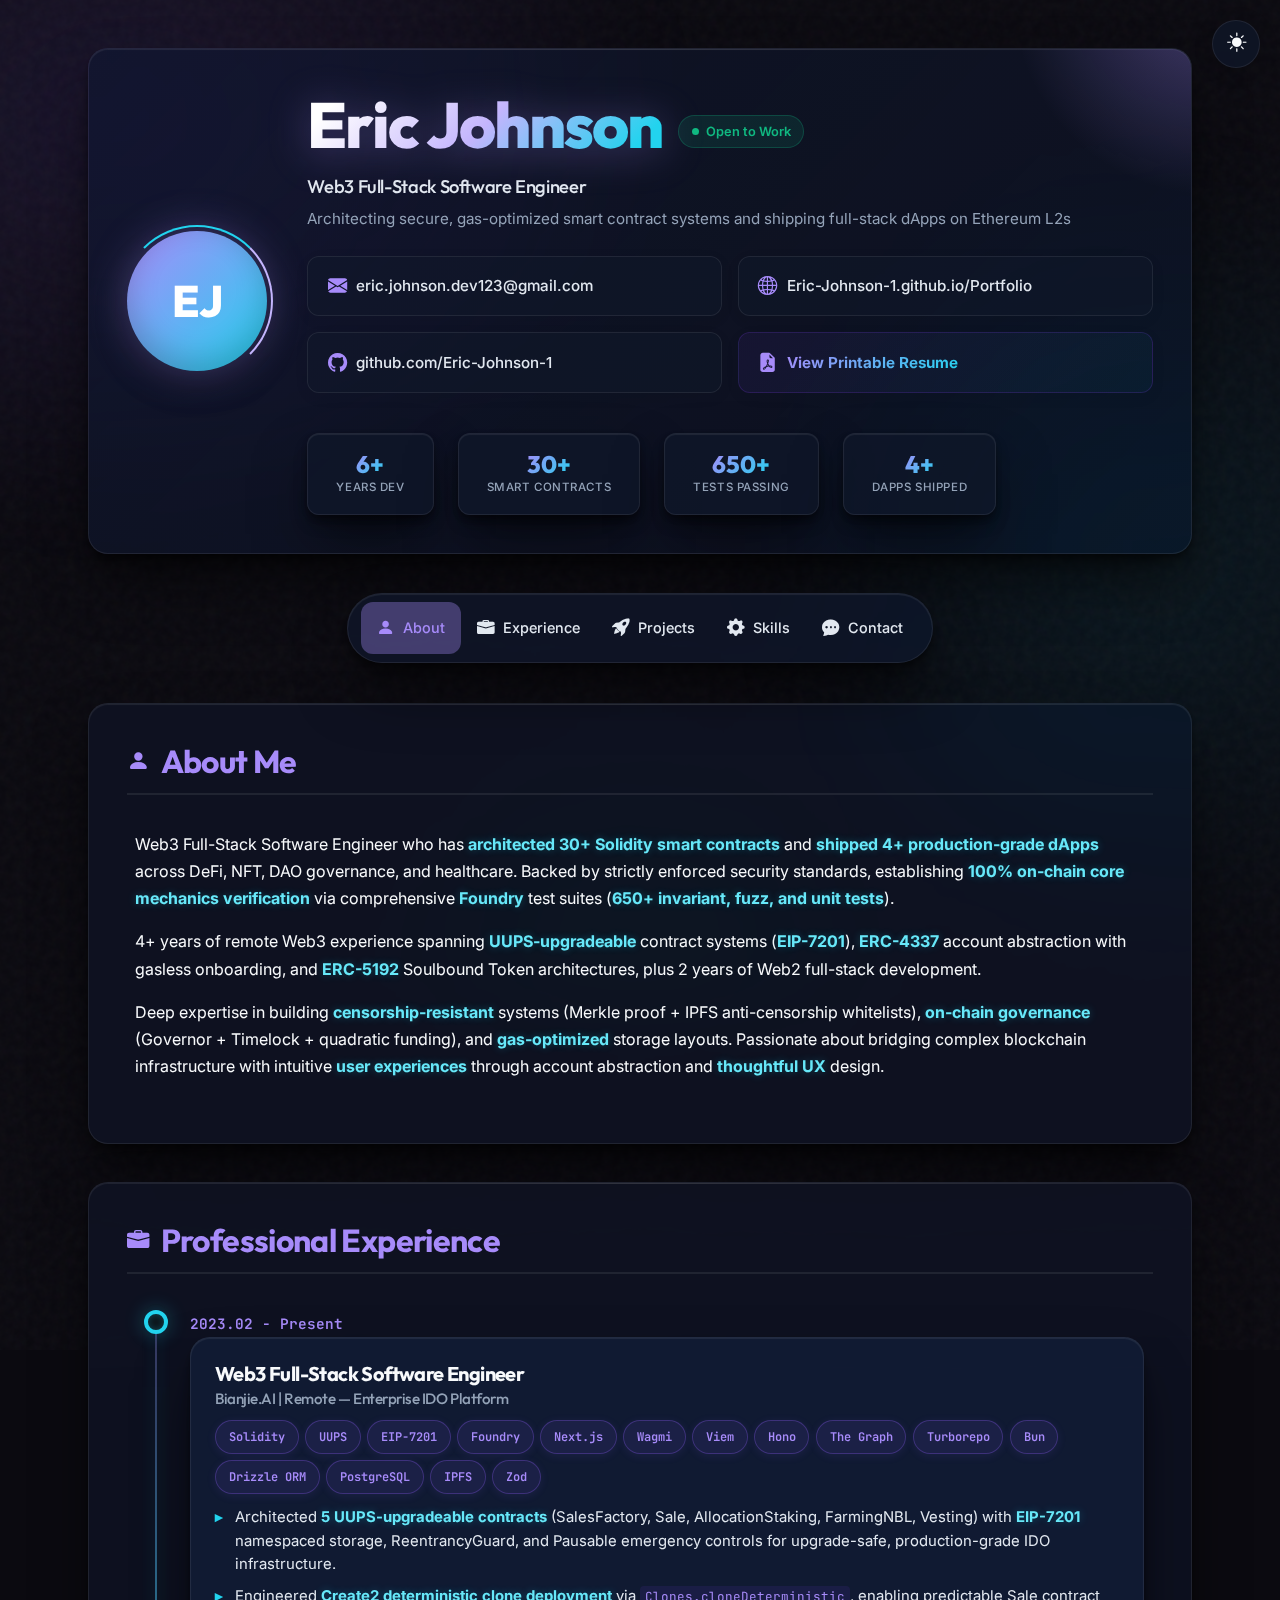
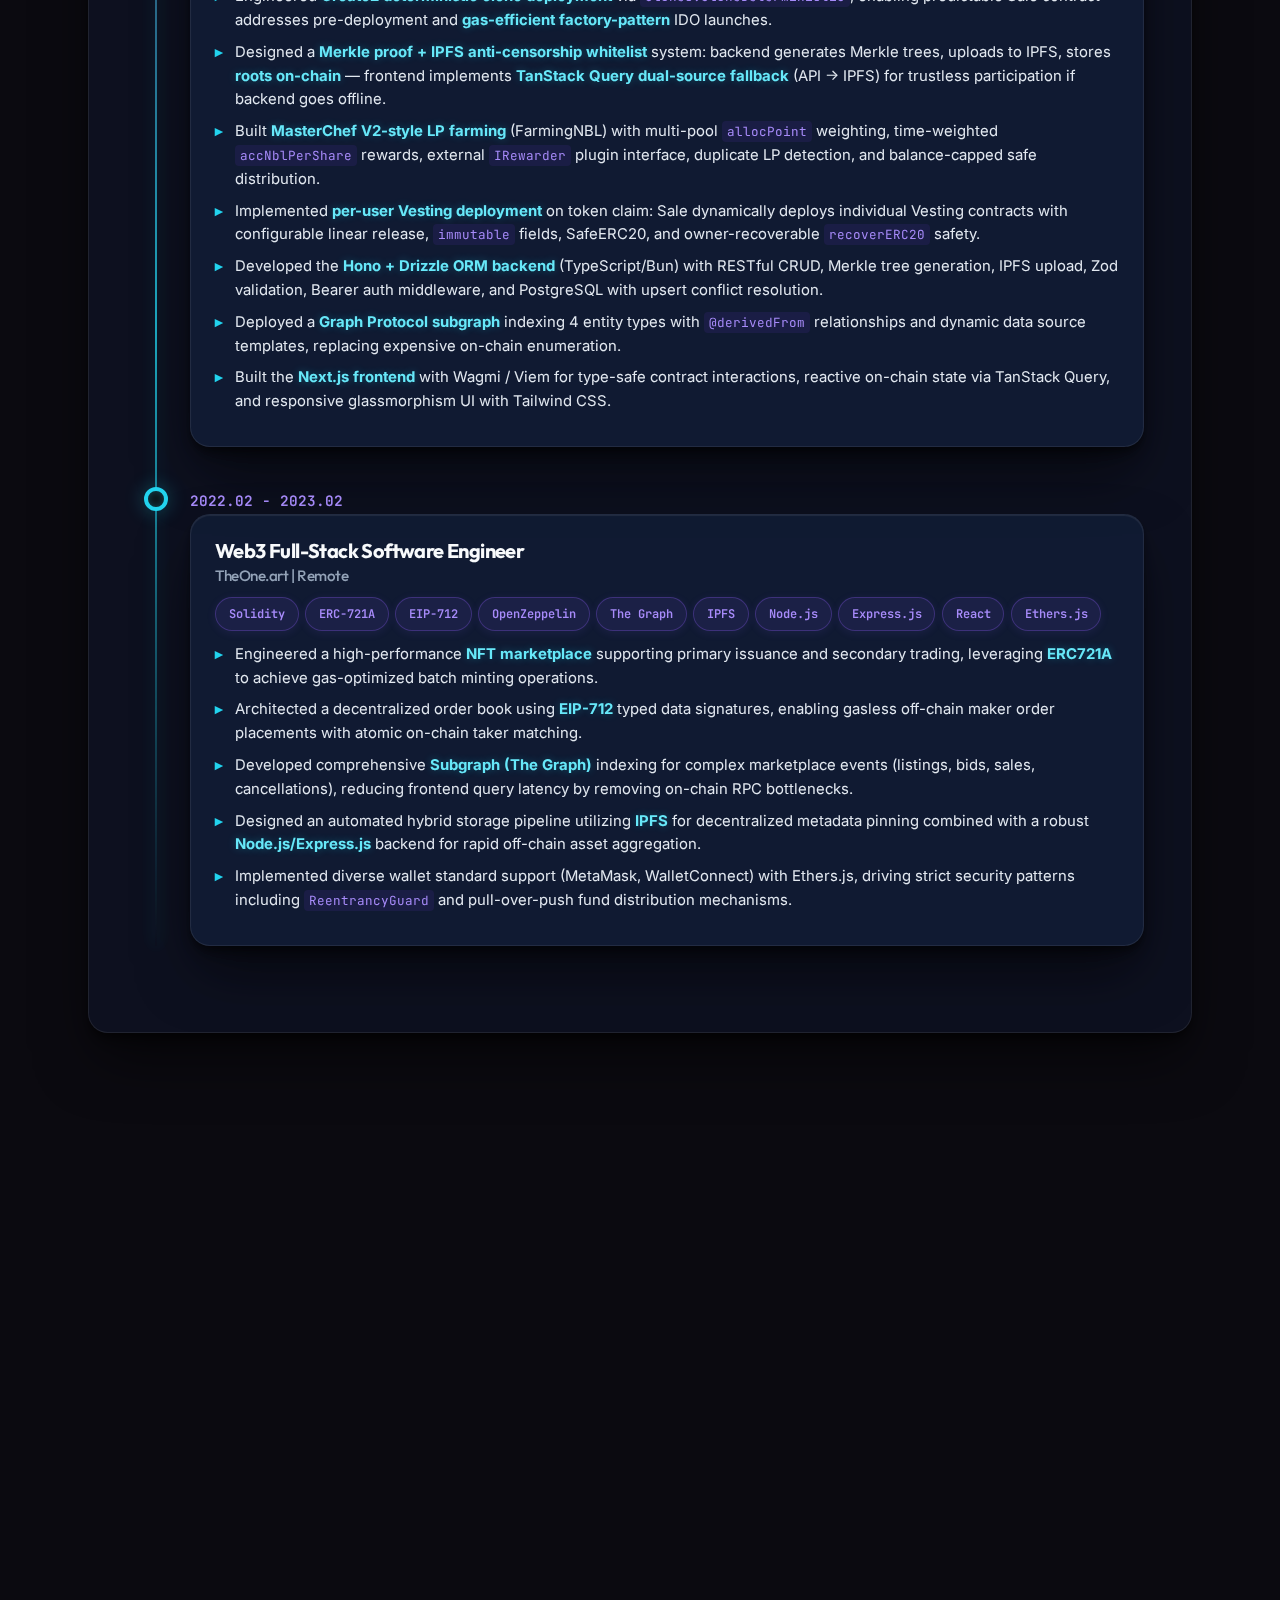
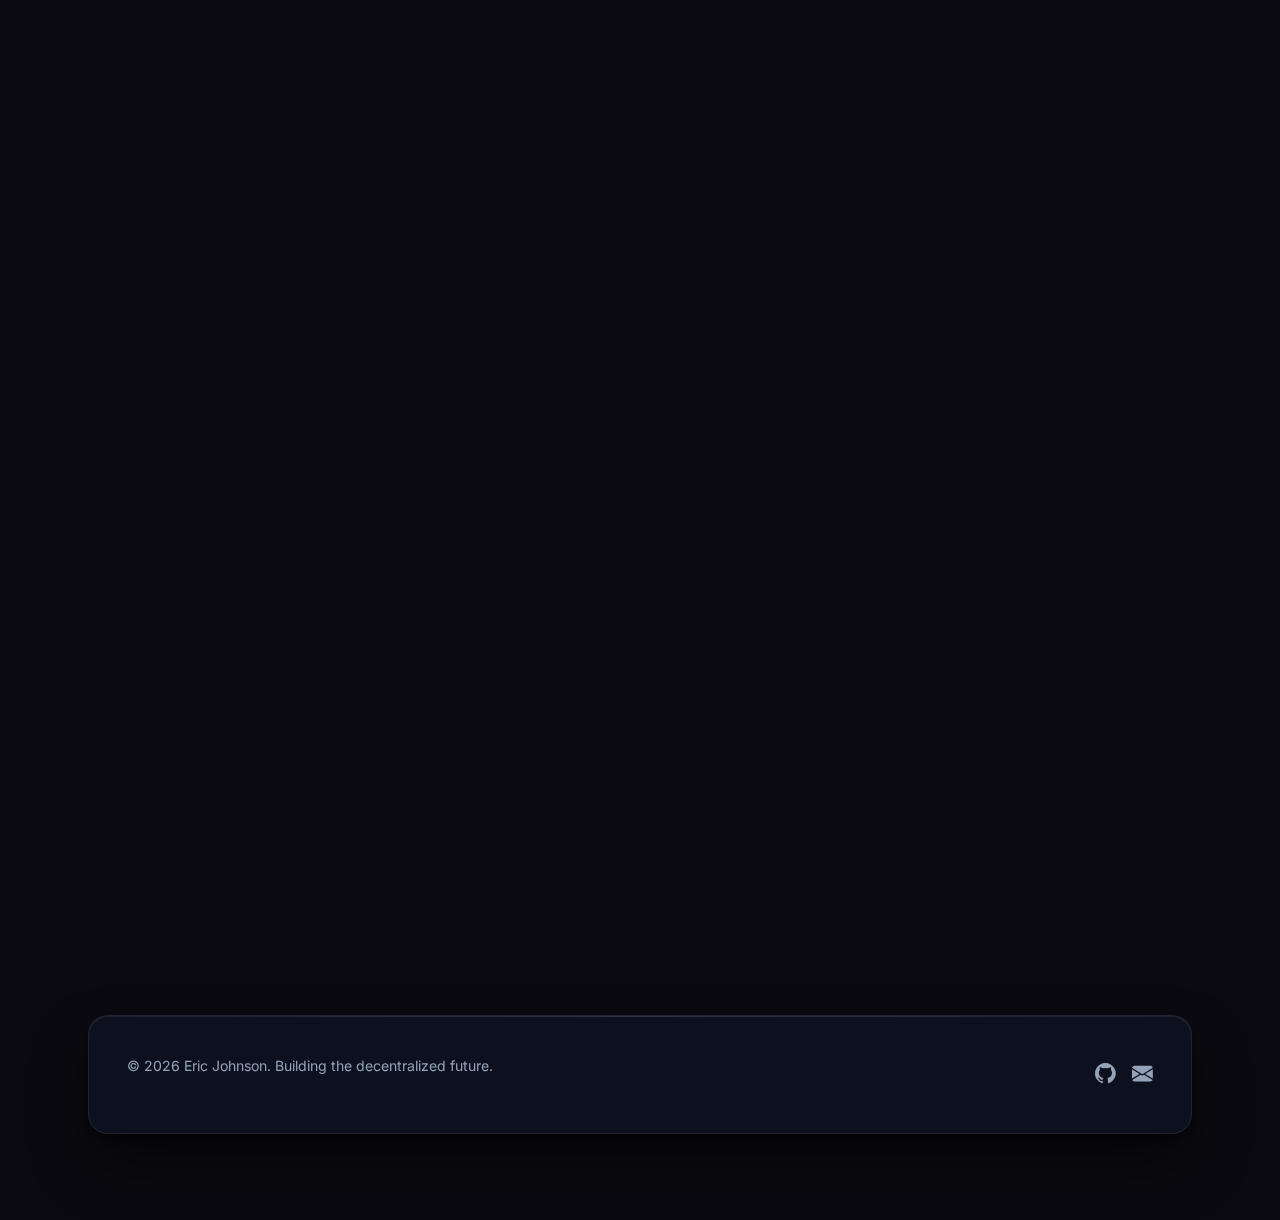
<file: index.html>
<!doctype html>
<html lang="en">
  <head>
    <meta charset="UTF-8" />
    <meta
      name="viewport"
      content="width=device-width, initial-scale=1.0"
    />
    <title>
      Eric Johnson | Web3 Full-Stack Engineer — Smart Contracts, DeFi, DAO,
      ERC-4337
    </title>

    <!-- Preconnect & Preload for Performance -->
    <link
      rel="preconnect"
      href="https://cdn.jsdelivr.net"
      crossorigin
    />
    <link
      rel="preload"
      href="https://cdn.jsdelivr.net/npm/bootstrap-icons@1.11.3/font/bootstrap-icons.min.css"
      as="style"
    />
    <link
      rel="preload"
      href="styles.css"
      as="style"
    />

    <link
      rel="icon"
      href="data:image/svg+xml,<svg xmlns=%22http://www.w3.org/2000/svg%22 viewBox=%220 0 100 100%22><text y=%22.9em%22 font-size=%2290%22>⚡</text></svg>"
    />

    <!-- Core Technical SEO & Canonical -->
    <meta
      name="description"
      content="Web3 Full-Stack Software Engineer specializing in Solidity, Foundry, ERC-4337 Account Abstraction, and EIP-7201 UUPS proxies. Architected 30+ smart contracts via 100% on-chain verified mechanics."
    />
    <meta
      name="keywords"
      content="Web3, Solidity, Smart Contracts, Full-Stack, Ethereum, DeFi, DAO, ERC-4337, Account Abstraction, ERC-5192, SBT, UUPS, Foundry, Blockchain Developer, L2, Base, React"
    />
    <meta
      name="author"
      content="Eric Johnson"
    />
    <link
      rel="canonical"
      href="https://Eric-Johnson-1.github.io/Portfolio/"
    />

    <!-- Apple iOS / PWA Immersive Web App Meta Tags -->
    <link
      rel="apple-touch-icon"
      href="https://Eric-Johnson-1.github.io/Portfolio/apple-touch-icon.png"
    />
    <meta
      name="apple-mobile-web-app-capable"
      content="yes"
    />
    <meta
      name="apple-mobile-web-app-status-bar-style"
      content="black-translucent"
    />

    <!-- Discord & IM Highlighting (Cyberpunk Blue) -->
    <meta
      name="theme-color"
      content="#0ea5e9"
    />

    <!-- Open Graph SEO (LinkedIn, Discord, Telegram, Slack Rich Cards) -->
    <meta
      property="og:title"
      content="Eric Johnson | Web3 Full-Stack Engineer — Smart Contracts, DeFi, DAO, ERC-4337"
    />
    <meta
      property="og:description"
      content="Architected 30+ Solidity smart contracts and shipped 4+ production-grade dApps. Secured by Foundry with 650+ invariant/fuzz tests. 100% on-chain mechanics verification."
    />
    <meta
      property="og:type"
      content="profile"
    />
    <meta
      property="og:url"
      content="https://Eric-Johnson-1.github.io/Portfolio/"
    />
    <meta
      property="og:site_name"
      content="Eric Johnson Web3 Portfolio"
    />
    <meta
      property="og:image"
      content="https://Eric-Johnson-1.github.io/Portfolio/og-cyber-portfolio.png"
    />
    <meta
      property="og:image:width"
      content="1200"
    />
    <meta
      property="og:image:height"
      content="630"
    />
    <meta
      property="og:image:type"
      content="image/png"
    />
    <meta
      property="og:image:secure_url"
      content="https://Eric-Johnson-1.github.io/Portfolio/og-cyber-portfolio.png"
    />
    <meta
      property="og:image:alt"
      content="Eric Johnson - Web3 Portfolio Architecture Preview"
    />

    <!-- Slack Specific Parsing Fallbacks -->
    <meta
      name="twitter:label1"
      content="Role"
    />
    <meta
      name="twitter:data1"
      content="Web3 Full-Stack Engineer"
    />
    <meta
      name="twitter:label2"
      content="Tech Stack"
    />
    <meta
      name="twitter:data2"
      content="Solidity, Foundry, ERC-4337, EIP-7201 UUPS, Next.js, Hono, Drizzle ORM, The Graph"
    />

    <!-- Twitter / X Cards (For flawless timeline embedding) -->
    <meta
      name="twitter:card"
      content="summary_large_image"
    />
    <meta
      name="twitter:title"
      content="Eric Johnson | Web3 Full-Stack Engineer — Smart Contracts, DeFi, DAO, ERC-4337"
    />
    <meta
      name="twitter:description"
      content="Builder of censorship-resistant systems, gas-optimized storage (EIP-7201 UUPS), ERC-4337 account abstraction, and complex on-chain DAO protocols."
    />
    <meta
      name="twitter:image"
      content="https://Eric-Johnson-1.github.io/Portfolio/og-cyber-portfolio.png"
    />
    <meta
      name="twitter:image:alt"
      content="Eric Johnson - Senior Web3 Engineer Cyberpunk Portfolio"
    />

    <!-- Preload Critical Render-Blocking Resources (Lighthouse Optimization) -->
    <link
      rel="preload"
      href="https://cdn.jsdelivr.net/npm/bootstrap-icons@1.11.1/font/bootstrap-icons.css"
      as="style"
      onload="
        this.onload = null;
        this.rel = 'stylesheet';
      "
    />
    <noscript
      ><link
        rel="stylesheet"
        href="https://cdn.jsdelivr.net/npm/bootstrap-icons@1.11.1/font/bootstrap-icons.css"
    /></noscript>
    <link
      rel="stylesheet"
      href="styles.css"
    />

    <!-- Google Structured Data (JSON-LD) -->
    <script type="application/ld+json">
      {
        "@context": "https://schema.org",
        "@graph": [
          {
            "@type": "Person",
            "@id": "https://Eric-Johnson-1.github.io/Portfolio/#person",
            "name": "Eric Johnson",
            "jobTitle": "Web3 Full-Stack Software Engineer",
            "description": "Architected 30+ Solidity smart contracts and shipped 4+ production-grade dApps across DeFi, NFT, DAO governance, and healthcare.",
            "url": "https://Eric-Johnson-1.github.io/Portfolio/",
            "sameAs": ["https://github.com/Eric-Johnson-1"],
            "knowsAbout": [
              "Solidity",
              "Foundry",
              "Ethereum",
              "Smart Contracts",
              "ERC-4337 Account Abstraction",
              "ERC-5192 Soulbound Tokens",
              "UUPS-upgradeable systems",
              "EIP-7201 Namespaced Storage",
              "React",
              "Next.js",
              "TypeScript"
            ]
          },
          {
            "@type": "WebSite",
            "@id": "https://Eric-Johnson-1.github.io/Portfolio/#website",
            "url": "https://Eric-Johnson-1.github.io/Portfolio/",
            "name": "Eric Johnson | Web3 Portfolio",
            "publisher": {
              "@id": "https://Eric-Johnson-1.github.io/Portfolio/#person"
            }
          }
        ]
      }
    </script>
  </head>

  <body>
    <!-- Skip to main content link for keyboard users -->
    <a
      href="#main"
      class="skip-link"
      >Skip to main content</a
    >
    <!-- Fallback for browsers with JavaScript disabled -->
    <noscript>
      <div
        style="
          background: rgba(220, 38, 38, 0.1);
          color: #ef4444;
          padding: 12px;
          text-align: center;
          font-size: 0.95rem;
          border-bottom: 1px solid rgba(220, 38, 38, 0.2);
          backdrop-filter: blur(10px);
          position: sticky;
          top: 0;
          z-index: 9999;
        "
      >
        <strong>Notice:</strong> JavaScript is currently disabled in your
        browser. Interactive features like theme toggles, animations, and mobile
        menus are disabled, but the
        <strong>core resume content remains fully accessible</strong>.
      </div>
      <style>
        /* Hide JS-dependent interactive buttons and particles */
        .theme-toggle,
        .mobile-nav-toggle,
        .bg-particles {
          display: none !important;
        }
      </style>
    </noscript>

    <div
      class="noise"
      aria-hidden="true"
    ></div>
    <!-- Animated background particles -->
    <div
      class="bg-particles"
      id="particles"
      aria-hidden="true"
    ></div>

    <div class="container">
      <!-- Header Section -->
      <header class="glass-card hero-header">
        <div class="profile-section">
          <div
            class="profile-image"
            aria-hidden="true"
          >
            <div class="avatar">
              <span class="avatar-text">EJ</span>
              <div class="avatar-ring"></div>
            </div>
          </div>
          <div class="profile-details">
            <div class="title-wrapper">
              <h1>Eric Johnson</h1>
              <span class="status-badge"
                ><span class="status-dot"></span> Open to Work</span
              >
            </div>
            <h2>Web3 Full-Stack Software Engineer</h2>
            <p class="tagline">
              Architecting secure, gas-optimized smart contract systems and
              shipping full-stack dApps on Ethereum L2s
            </p>
            <div class="hero-links-grid">
              <a
                href="mailto:eric.johnson.dev123@gmail.com"
                class="contact-item"
                aria-label="Email"
              >
                <i
                  class="bi bi-envelope-fill"
                  aria-hidden="true"
                ></i>
                <span>eric.johnson.dev123@gmail.com</span>
              </a>
              <a
                href="https://Eric-Johnson-1.github.io/Portfolio"
                target="_blank"
                rel="noopener noreferrer"
                class="contact-item"
                aria-label="Portfolio"
              >
                <i
                  class="bi bi-globe2"
                  aria-hidden="true"
                ></i>
                <span>Eric-Johnson-1.github.io/Portfolio</span>
              </a>
              <a
                href="https://github.com/Eric-Johnson-1"
                target="_blank"
                rel="noopener noreferrer"
                class="contact-item"
                aria-label="GitHub"
              >
                <i
                  class="bi bi-github"
                  aria-hidden="true"
                ></i>
                <span>github.com/Eric-Johnson-1</span>
              </a>
              <a
                href="https://Eric-Johnson-1.github.io/Portfolio/Eric-Johnson-RemoteWeb3FullStackDeveloper-Printable-Resume.html"
                class="contact-item resume-highlight"
                target="_blank"
                rel="noopener noreferrer"
                aria-label="Printable HTML Resume"
              >
                <i
                  class="bi bi-file-earmark-pdf-fill"
                  aria-hidden="true"
                ></i>
                <span class="highlight-text">View Printable Resume</span>
              </a>
            </div>

            <!-- Quick Stats -->
            <div class="hero-stats">
              <div class="stat-item">
                <span class="stat-number">6+</span>
                <span class="stat-label">Years Dev</span>
              </div>
              <div class="stat-item">
                <span class="stat-number">30+</span>
                <span class="stat-label">Smart Contracts</span>
              </div>
              <div class="stat-item">
                <span class="stat-number">650+</span>
                <span class="stat-label">Tests Passing</span>
              </div>
              <div class="stat-item">
                <span class="stat-number">4+</span>
                <span class="stat-label">dApps Shipped</span>
              </div>
            </div>
          </div>
        </div>
      </header>

      <!-- Navigation — Experience first for recruiter priority -->
      <nav
        class="glass-nav"
        id="mainNav"
      >
        <ul>
          <li>
            <a
              href="#about"
              class="active"
              ><i class="bi bi-person-fill"></i> About</a
            >
          </li>
          <li>
            <a href="#experience"
              ><i class="bi bi-briefcase-fill"></i> Experience</a
            >
          </li>
          <li>
            <a href="#projects"
              ><i class="bi bi-rocket-takeoff-fill"></i> Projects</a
            >
          </li>
          <li>
            <a href="#skills"><i class="bi bi-gear-fill"></i> Skills</a>
          </li>
          <li>
            <a href="#contact"><i class="bi bi-chat-dots-fill"></i> Contact</a>
          </li>
        </ul>
      </nav>

      <!-- Main Content -->
      <main id="main">
        <!-- About Section -->
        <section
          id="about"
          class="glass-card section-card"
        >
          <h2 class="section-title">
            <i class="bi bi-person-fill"></i> About Me
          </h2>
          <div class="section-content">
            <p>
              Web3 Full-Stack Software Engineer who has
              <strong>architected 30+ Solidity smart contracts</strong> and
              <strong>shipped 4+ production-grade dApps</strong> across DeFi,
              NFT, DAO governance, and healthcare. Backed by strictly enforced
              security standards, establishing
              <strong>100% on-chain core mechanics verification</strong> via
              comprehensive <strong>Foundry</strong> test suites (<strong
                >650+ invariant, fuzz, and unit tests</strong
              >).
            </p>
            <p>
              4+ years of remote Web3 experience spanning
              <strong>UUPS-upgradeable</strong> contract systems
              (<strong>EIP-7201</strong>), <strong>ERC-4337</strong> account
              abstraction with gasless onboarding, and
              <strong>ERC-5192</strong> Soulbound Token architectures, plus 2
              years of Web2 full-stack development.
            </p>
            <p>
              Deep expertise in building
              <strong>censorship-resistant</strong> systems (Merkle proof + IPFS
              anti-censorship whitelists),
              <strong>on-chain governance</strong> (Governor + Timelock +
              quadratic funding), and <strong>gas-optimized</strong> storage
              layouts. Passionate about bridging complex blockchain
              infrastructure with intuitive
              <strong>user experiences</strong> through account abstraction and
              <strong>thoughtful UX</strong> design.
            </p>
          </div>
        </section>

        <!-- Experience Section — Moved before Projects for recruiter priority -->
        <section
          id="experience"
          class="glass-card section-card"
        >
          <h2 class="section-title">
            <i class="bi bi-briefcase-fill"></i> Professional Experience
          </h2>
          <div class="section-content">
            <div class="timeline">
              <!-- Experience 1: Bianjie.AI — Nebula Launchpad -->
              <article class="timeline-item">
                <div
                  class="timeline-dot"
                  aria-hidden="true"
                ></div>
                <time
                  class="timeline-date"
                  datetime="2023-02"
                  >2023.02 - Present</time
                >
                <div class="timeline-content glass-inner-card">
                  <h3>Web3 Full-Stack Software Engineer</h3>
                  <h4>Bianjie.AI | Remote — Enterprise IDO Platform</h4>
                  <div
                    class="badges"
                    aria-label="Technologies used"
                  >
                    <span class="badge">Solidity</span>
                    <span class="badge">UUPS</span>
                    <span class="badge">EIP-7201</span>
                    <span class="badge">Foundry</span>
                    <span class="badge">Next.js</span>
                    <span class="badge">Wagmi</span>
                    <span class="badge">Viem</span>
                    <span class="badge">Hono</span>
                    <span class="badge">The Graph</span>
                    <span class="badge">Turborepo</span>
                    <span class="badge">Bun</span>
                    <span class="badge">Drizzle ORM</span>
                    <span class="badge">PostgreSQL</span>
                    <span class="badge">IPFS</span>
                    <span class="badge">Zod</span>
                  </div>
                  <ul>
                    <li>
                      Architected
                      <strong>5 UUPS-upgradeable contracts</strong>
                      (SalesFactory, Sale, AllocationStaking, FarmingNBL,
                      Vesting) with <strong>EIP-7201</strong> namespaced
                      storage, ReentrancyGuard, and Pausable emergency controls
                      for upgrade-safe, production-grade IDO infrastructure.
                    </li>
                    <li>
                      Engineered
                      <strong>Create2 deterministic clone deployment</strong>
                      via <code>Clones.cloneDeterministic</code>, enabling
                      predictable Sale contract addresses pre-deployment and
                      <strong>gas-efficient factory-pattern</strong> IDO
                      launches.
                    </li>
                    <li>
                      Designed a
                      <strong
                        >Merkle proof + IPFS anti-censorship whitelist</strong
                      >
                      system: backend generates Merkle trees, uploads to IPFS,
                      stores <strong>roots on-chain</strong> — frontend
                      implements
                      <strong>TanStack Query dual-source fallback</strong> (API
                      → IPFS) for trustless participation if backend goes
                      offline.
                    </li>
                    <li>
                      Built <strong>MasterChef V2-style LP farming</strong>
                      (FarmingNBL) with multi-pool
                      <code>allocPoint</code> weighting, time-weighted
                      <code>accNblPerShare</code> rewards, external
                      <code>IRewarder</code> plugin interface, duplicate LP
                      detection, and balance-capped safe distribution.
                    </li>
                    <li>
                      Implemented <strong>per-user Vesting deployment</strong>
                      on token claim: Sale dynamically deploys individual
                      Vesting contracts with configurable linear release,
                      <code>immutable</code> fields, SafeERC20, and
                      owner-recoverable <code>recoverERC20</code> safety.
                    </li>
                    <li>
                      Developed the
                      <strong>Hono + Drizzle ORM backend</strong>
                      (TypeScript/Bun) with RESTful CRUD, Merkle tree
                      generation, IPFS upload, Zod validation, Bearer auth
                      middleware, and PostgreSQL with upsert conflict
                      resolution.
                    </li>
                    <li>
                      Deployed a <strong>Graph Protocol subgraph</strong>
                      indexing 4 entity types with
                      <code>@derivedFrom</code> relationships and dynamic data
                      source templates, replacing expensive on-chain
                      enumeration.
                    </li>
                    <li>
                      Built the <strong>Next.js frontend</strong> with Wagmi /
                      Viem for type-safe contract interactions, reactive
                      on-chain state via TanStack Query, and responsive
                      glassmorphism UI with Tailwind CSS.
                    </li>
                  </ul>
                </div>
              </article>

              <!-- Experience 2: TheOne.art -->
              <article class="timeline-item">
                <div
                  class="timeline-dot"
                  aria-hidden="true"
                ></div>
                <time
                  class="timeline-date"
                  datetime="2022-02"
                  >2022.02 - 2023.02</time
                >
                <div class="timeline-content glass-inner-card">
                  <h3>Web3 Full-Stack Software Engineer</h3>
                  <h4>TheOne.art | Remote</h4>
                  <div
                    class="badges"
                    aria-label="Technologies used"
                  >
                    <span class="badge">Solidity</span>
                    <span class="badge">ERC-721A</span>
                    <span class="badge">EIP-712</span>
                    <span class="badge">OpenZeppelin</span>
                    <span class="badge">The Graph</span>
                    <span class="badge">IPFS</span>
                    <span class="badge">Node.js</span>
                    <span class="badge">Express.js</span>
                    <span class="badge">React</span>
                    <span class="badge">Ethers.js</span>
                  </div>
                  <ul>
                    <li>
                      Engineered a high-performance
                      <strong>NFT marketplace</strong> supporting primary
                      issuance and secondary trading, leveraging
                      <strong>ERC721A</strong> to achieve gas-optimized batch
                      minting operations.
                    </li>
                    <li>
                      Architected a decentralized order book using
                      <strong>EIP-712</strong> typed data signatures, enabling
                      gasless off-chain maker order placements with atomic
                      on-chain taker matching.
                    </li>
                    <li>
                      Developed comprehensive
                      <strong>Subgraph (The Graph)</strong> indexing for complex
                      marketplace events (listings, bids, sales, cancellations),
                      reducing frontend query latency by removing on-chain RPC
                      bottlenecks.
                    </li>
                    <li>
                      Designed an automated hybrid storage pipeline utilizing
                      <strong>IPFS</strong> for decentralized metadata pinning
                      combined with a robust
                      <strong>Node.js/Express.js</strong> backend for rapid
                      off-chain asset aggregation.
                    </li>
                    <li>
                      Implemented diverse wallet standard support (MetaMask,
                      WalletConnect) with Ethers.js, driving strict security
                      patterns including <code>ReentrancyGuard</code> and
                      pull-over-push fund distribution mechanisms.
                    </li>
                  </ul>
                </div>
              </article>
            </div>
          </div>
        </section>

        <!-- Projects Section -->
        <section
          id="projects"
          class="glass-card section-card"
        >
          <h2 class="section-title">
            <i class="bi bi-rocket-takeoff-fill"></i> Personal Projects
          </h2>
          <div class="section-content">
            <div class="projects-grid">
              <!-- Project 1: HopeDAO -->
              <article
                class="project-card glass-inner-card"
                data-project="hopedao"
              >
                <div
                  class="project-icon"
                  aria-hidden="true"
                >
                  💚
                </div>
                <header class="project-header">
                  <h3>HopeDAO</h3>
                  <span class="project-type">DAO · Crowdfunding · DeFi</span>
                </header>
                <p class="project-description">
                  Decentralized mutual aid crowdfunding DAO on
                  <strong>Base L2</strong> with transparent, community-governed
                  milestone-based fund release and quadratic funding matching.
                </p>

                <div class="project-highlights">
                  <div class="highlight-item">
                    <i class="bi bi-check-circle-fill"></i>
                    <span
                      >14 Solidity source files across 5 modules (core,
                      governance, token, account abstraction, libraries)</span
                    >
                  </div>
                  <div class="highlight-item">
                    <i class="bi bi-check-circle-fill"></i>
                    <span
                      ><strong>ERC-4337</strong> gasless onboarding — Smart
                      Account (<strong>ERC-7821</strong> batched execution +
                      <strong>ERC-1271</strong> signature validation) + Factory
                      (Create2) + Paymaster with per-user/global daily gas
                      limits and <code>postOp</code> precise gas refund</span
                    >
                  </div>
                  <div class="highlight-item">
                    <i class="bi bi-check-circle-fill"></i>
                    <span
                      ><strong>Quadratic funding</strong> (CLR matching)
                      algorithm in Solidity library — Babylonian-method integer
                      sqrt with
                      <strong>1e18 fixed-point precision</strong></span
                    >
                  </div>
                  <div class="highlight-item">
                    <i class="bi bi-check-circle-fill"></i>
                    <span
                      >Governor + Timelock governance with
                      <strong>verifier staking, slashing</strong>,
                      cooldown-based unstaking, and on-chain reputation
                      scoring</span
                    >
                  </div>
                  <div class="highlight-item">
                    <i class="bi bi-check-circle-fill"></i>
                    <span
                      >ERC-1155 Soulbound donation receipt NFTs ·
                      Milestone-based fund release with IPFS evidence · Treasury
                      fee deduction (configurable basis points)</span
                    >
                  </div>
                  <div class="highlight-item">
                    <i class="bi bi-shield-check"></i>
                    <span
                      ><strong>249 tests passing</strong> (10 suites, including
                      fuzz tests) with Foundry</span
                    >
                  </div>
                </div>

                <div class="badges">
                  <span class="badge">Solidity</span>
                  <span class="badge">Foundry</span>
                  <span class="badge">ERC-4337</span>
                  <span class="badge">ERC-7821</span>
                  <span class="badge">OpenZeppelin</span>
                  <span class="badge">Next.js</span>
                  <span class="badge">Wagmi</span>
                  <span class="badge">Hono</span>
                  <span class="badge">Drizzle ORM</span>
                  <span class="badge">PostgreSQL</span>
                  <span class="badge">Turborepo</span>
                  <span class="badge">Bun</span>
                  <span class="badge accent">Base L2</span>
                </div>
                <div class="project-links">
                  <a
                    href="https://github.com/Eric-Johnson-1/HopeDAO"
                    target="_blank"
                    rel="noopener noreferrer"
                    class="glass-button"
                    ><i
                      class="bi bi-github"
                      aria-hidden="true"
                    ></i>
                    Source Code</a
                  >
                </div>
              </article>

              <!-- Project 2: MedBadge -->
              <article
                class="project-card glass-inner-card"
                data-project="medbadge"
              >
                <div
                  class="project-icon"
                  aria-hidden="true"
                >
                  💉
                </div>
                <header class="project-header">
                  <h3>MedBadge</h3>
                  <span class="project-type">Healthcare · SBT · Privacy</span>
                </header>
                <p class="project-description">
                  Blockchain-based vaccination record management system using
                  <strong>Soulbound Tokens (ERC-5192)</strong> with
                  GDPR-compliant encrypted data storage on
                  <strong>Base L2</strong>.
                </p>

                <div class="project-highlights">
                  <div class="highlight-item">
                    <i class="bi bi-check-circle-fill"></i>
                    <span
                      >Storage-optimized <code>VaccinationRecord</code> struct
                      (35 bytes / 2 slots) —
                      <strong>~60% gas savings</strong> vs naïve uint256
                      implementation</span
                    >
                  </div>
                  <div class="highlight-item">
                    <i class="bi bi-check-circle-fill"></i>
                    <span
                      >Hybrid on-chain/off-chain architecture with AES-256-GCM
                      encryption for PII on IPFS ·
                      <strong>GDPR compliance</strong> via unpin + key
                      destruction</span
                    >
                  </div>
                  <div class="highlight-item">
                    <i class="bi bi-check-circle-fill"></i>
                    <span
                      ><strong
                        >Two-tier institution-based registrar management</strong
                      >
                      (<code>Ownable2Step</code>): Phase 1 owner-direct → Phase
                      2 institution admin self-governance with active-flag
                      cascade deactivation</span
                    >
                  </div>
                  <div class="highlight-item">
                    <i class="bi bi-check-circle-fill"></i>
                    <span
                      >Batch revocation (up to 200/tx) with
                      <code>delete</code> storage reclaim for Gas refunds ·
                      <code>reinstateRecord</code> for error correction · Full
                      on-chain audit trail</span
                    >
                  </div>
                  <div class="highlight-item">
                    <i class="bi bi-check-circle-fill"></i>
                    <span
                      >Dynamic badge rendering (Satori + Sharp, SVG → PNG/WebP)
                      with OpenSea-compatible metadata · Gamified user level
                      system (Bronze → Diamond)</span
                    >
                  </div>
                  <div class="highlight-item">
                    <i class="bi bi-shield-check"></i>
                    <span
                      ><strong>119 tests passing</strong> (unit + fuzz +
                      integration) · The Graph subgraph ·
                      <strong>9 languages</strong> i18n</span
                    >
                  </div>
                </div>

                <div class="badges">
                  <span class="badge">Solidity</span>
                  <span class="badge">Foundry</span>
                  <span class="badge">ERC-5192</span>
                  <span class="badge">Ownable2Step</span>
                  <span class="badge">Next.js</span>
                  <span class="badge">Wagmi</span>
                  <span class="badge">ConnectKit</span>
                  <span class="badge">Hono</span>
                  <span class="badge">The Graph</span>
                  <span class="badge">IPFS</span>
                  <span class="badge">Upstash Redis</span>
                  <span class="badge">Bun</span>
                  <span class="badge accent">Base L2</span>
                </div>
                <div class="project-links">
                  <a
                    href="https://github.com/Eric-Johnson-1/MedBadge"
                    target="_blank"
                    rel="noopener noreferrer"
                    class="glass-button"
                    ><i
                      class="bi bi-github"
                      aria-hidden="true"
                    ></i>
                    Source Code</a
                  >
                </div>
              </article>
            </div>
          </div>
        </section>

        <!-- Commercial Projects Section -->
        <section
          id="commercial-projects"
          class="glass-card section-card"
        >
          <h2 class="section-title">
            <i class="bi bi-building"></i> Commercial Projects
          </h2>
          <div class="section-content">
            <div class="projects-grid">
              <!-- Enterprise IDO Platform -->
              <article
                class="project-card glass-inner-card"
                data-project="enterprise-ido"
              >
                <div
                  class="project-icon"
                  aria-hidden="true"
                >
                  🚀
                </div>
                <header class="project-header">
                  <h3>Enterprise-Grade Token Launchpad</h3>
                  <span class="project-type">IDO · DeFi · Access Control</span>
                </header>
                <p class="project-description">
                  Production decentralized IDO platform with staking-based
                  allocation, LP yield farming, and
                  <strong>censorship-resistant</strong> Merkle proof + IPFS
                  whitelist verification.
                </p>

                <div class="project-highlights">
                  <div class="highlight-item">
                    <i class="bi bi-check-circle-fill"></i>
                    <span
                      >5 <strong>UUPS-upgradeable</strong> contracts with
                      <strong>EIP-7201</strong> namespaced storage, Create2
                      deterministic cloning, and on-chain safety invariant
                      checks</span
                    >
                  </div>
                  <div class="highlight-item">
                    <i class="bi bi-check-circle-fill"></i>
                    <span
                      >MasterChefV2-style LP farming with multi-pool allocation,
                      <code>IRewarder</code> plugin interface, duplicate LP
                      detection, and balance-capped safe distribution</span
                    >
                  </div>
                  <div class="highlight-item">
                    <i class="bi bi-check-circle-fill"></i>
                    <span
                      >Merkle proof + IPFS whitelist — frontend
                      <strong>dual-source fallback</strong> (API → IPFS +
                      on-chain hash) for full decentralization</span
                    >
                  </div>
                  <div class="highlight-item">
                    <i class="bi bi-check-circle-fill"></i>
                    <span
                      >Per-user Vesting contract deployment with configurable
                      linear release, immutable fields, and owner-recoverable
                      ERC20 safety</span
                    >
                  </div>
                  <div class="highlight-item">
                    <i class="bi bi-check-circle-fill"></i>
                    <span
                      >Hono + Drizzle ORM + Zod validation backend · Graph
                      Protocol subgraph with 4 entity types and dynamic data
                      source templates</span
                    >
                  </div>
                  <div class="highlight-item">
                    <i class="bi bi-shield-check"></i>
                    <span
                      ><strong>166 tests</strong> · Pausable · ReentrancyGuard ·
                      <code>min(unsold, balance)</code> safe withdrawal ·
                      <strong>C5 balance invariant</strong></span
                    >
                  </div>
                </div>

                <div class="badges">
                  <span class="badge">Solidity</span>
                  <span class="badge">Foundry</span>
                  <span class="badge">UUPS Proxy</span>
                  <span class="badge">EIP-7201</span>
                  <span class="badge">Create2</span>
                  <span class="badge">Next.js</span>
                  <span class="badge">Wagmi</span>
                  <span class="badge">Hono</span>
                  <span class="badge">Drizzle ORM</span>
                  <span class="badge">The Graph</span>
                  <span class="badge">Turborepo</span>
                  <span class="badge">Bun</span>
                  <span class="badge accent">EVM L2</span>
                </div>
              </article>
            </div>
          </div>
        </section>

        <!-- Skills Section -->
        <section
          id="skills"
          class="glass-card section-card"
        >
          <h2 class="section-title">
            <i class="bi bi-gear-fill"></i> Technical Skills
          </h2>
          <div class="section-content">
            <div class="skills-container">
              <!-- Blockchain & Smart Contracts -->
              <article class="skill-category glass-inner-card">
                <h3>
                  <i class="bi bi-box-fill"></i> Blockchain & Smart Contracts
                </h3>
                <div class="skill-tags">
                  <span class="skill-tag">Solidity</span>
                  <span class="skill-tag">Foundry</span>
                  <span class="skill-tag">OpenZeppelin</span>
                  <span class="skill-tag">ERC-4337</span>
                  <span class="skill-tag">ERC-5192</span>
                  <span class="skill-tag">ERC-7821</span>
                  <span class="skill-tag">ERC-1271</span>
                  <span class="skill-tag">ERC-721A</span>
                  <span class="skill-tag">EIP-712</span>
                  <span class="skill-tag">ERC-1155</span>
                  <span class="skill-tag">ERC-20</span>
                  <span class="skill-tag">UUPS Proxy</span>
                  <span class="skill-tag">EIP-7201</span>
                  <span class="skill-tag">Gas Optimization</span>
                  <span class="skill-tag">Merkle Proofs</span>
                  <span class="skill-tag">Create2</span>
                  <span class="skill-tag">DAO Governance</span>
                  <span class="skill-tag">Quadratic Funding</span>
                </div>
              </article>

              <!-- Frontend & Wallet -->
              <article class="skill-category glass-inner-card">
                <h3><i class="bi bi-window-stack"></i> Frontend & Wallet</h3>
                <div class="skill-tags">
                  <span class="skill-tag">TypeScript</span>
                  <span class="skill-tag">React</span>
                  <span class="skill-tag">Next.js</span>
                  <span class="skill-tag">Wagmi</span>
                  <span class="skill-tag">Viem</span>
                  <span class="skill-tag">RainbowKit</span>
                  <span class="skill-tag">ConnectKit</span>
                  <span class="skill-tag">Tailwind CSS</span>
                  <span class="skill-tag">Radix UI</span>
                  <span class="skill-tag">Framer Motion</span>
                  <span class="skill-tag">Zustand</span>
                  <span class="skill-tag">TanStack Query</span>
                </div>
              </article>

              <!-- Backend & Infrastructure -->
              <article class="skill-category glass-inner-card">
                <h3><i class="bi bi-server"></i> Backend & Infrastructure</h3>
                <div class="skill-tags">
                  <span class="skill-tag">Bun</span>
                  <span class="skill-tag">Hono</span>
                  <span class="skill-tag">Node.js</span>
                  <span class="skill-tag">Express.js</span>
                  <span class="skill-tag">Drizzle ORM</span>
                  <span class="skill-tag">PostgreSQL</span>
                  <span class="skill-tag">MongoDB</span>
                  <span class="skill-tag">The Graph</span>
                  <span class="skill-tag">IPFS</span>
                  <span class="skill-tag">Upstash Redis</span>
                  <span class="skill-tag">Docker</span>
                  <span class="skill-tag">Zod</span>
                </div>
              </article>

              <!-- Tools & DevOps -->
              <article class="skill-category glass-inner-card">
                <h3><i class="bi bi-tools"></i> Tools & DevOps</h3>
                <div class="skill-tags">
                  <span class="skill-tag">Turborepo</span>
                  <span class="skill-tag">Git</span>
                  <span class="skill-tag">GitHub Actions</span>
                  <span class="skill-tag">Satori + Sharp</span>
                  <span class="skill-tag">Ethereum L2s</span>
                  <span class="skill-tag">Base</span>
                </div>
              </article>
            </div>
          </div>
        </section>

        <!-- Community & Interests Section -->
        <section
          id="community"
          class="glass-card section-card"
        >
          <h2 class="section-title">
            <i class="bi bi-people-fill"></i> Community & Interests
          </h2>
          <div class="section-content">
            <div class="community-grid">
              <article class="community-item glass-inner-card">
                <i
                  class="bi bi-discord community-icon"
                  aria-hidden="true"
                ></i>
                <h3>Web3 Communities</h3>
                <p>
                  Active in Foundry, OpenZeppelin, and ERC-4337 Discord
                  communities discussing smart contract security, account
                  abstraction, and L2 scaling.
                </p>
              </article>
              <article class="community-item glass-inner-card">
                <i
                  class="bi bi-github community-icon"
                  aria-hidden="true"
                ></i>
                <h3>Open Source</h3>
                <p>
                  Building and open-sourcing full-stack dApps with focus on
                  gas-optimized Solidity patterns and modern TypeScript tooling
                  (Bun, Hono, Drizzle).
                </p>
              </article>
              <article class="community-item glass-inner-card">
                <i
                  class="bi bi-globe2 community-icon"
                  aria-hidden="true"
                ></i>
                <h3>Exploration</h3>
                <p>
                  Exploring emerging token standards (ERC-5192, ERC-7821),
                  decentralized governance, quadratic funding, and token
                  engineering.
                </p>
              </article>
              <article class="community-item glass-inner-card">
                <i
                  class="bi bi-bicycle community-icon"
                  aria-hidden="true"
                ></i>
                <h3>Lifestyle</h3>
                <p>
                  Traveling, cycling, hiking, meditation, and mindfulness —
                  pursuing inner peace alongside technical excellence.
                </p>
              </article>
            </div>
          </div>
        </section>

        <!-- Contact Section -->
        <section
          id="contact"
          class="glass-card section-card"
        >
          <h2 class="section-title">
            <i class="bi bi-chat-dots-fill"></i> Get In Touch
          </h2>
          <div class="section-content">
            <address
              class="contact-wrapper"
              style="font-style: normal"
            >
              <aside class="contact-info glass-inner-card">
                <h3>Contact Information</h3>
                <div class="contact-items">
                  <div class="contact-item">
                    <i
                      class="bi bi-envelope-fill"
                      aria-hidden="true"
                    ></i>
                    <a href="mailto:eric.johnson.dev123@gmail.com"
                      >eric.johnson.dev123@gmail.com</a
                    >
                  </div>
                  <div class="contact-item">
                    <i
                      class="bi bi-globe2"
                      aria-hidden="true"
                    ></i>
                    <a
                      href="https://Eric-Johnson-1.github.io/Portfolio"
                      target="_blank"
                      rel="noopener noreferrer"
                      >Eric-Johnson-1.github.io/Portfolio</a
                    >
                  </div>
                  <div class="contact-item">
                    <i
                      class="bi bi-github"
                      aria-hidden="true"
                    ></i>
                    <a
                      href="https://github.com/Eric-Johnson-1"
                      target="_blank"
                      rel="noopener noreferrer"
                      >github.com/Eric-Johnson-1</a
                    >
                  </div>
                  <div class="contact-item">
                    <i
                      class="bi bi-geo-alt-fill"
                      aria-hidden="true"
                    ></i>
                    <span>Remote — Available Worldwide</span>
                  </div>
                </div>
              </aside>
              <aside class="contact-cta glass-inner-card">
                <h3>Let's Build Together</h3>
                <p>
                  I'm always interested in discussing Web3 projects, smart
                  contract architecture, and opportunities to build impactful
                  decentralized applications.
                </p>
                <p>
                  Whether you're looking for a full-stack Web3 engineer or want
                  to collaborate on an open-source project, feel free to reach
                  out!
                </p>
                <a
                  href="mailto:eric.johnson.dev123@gmail.com"
                  class="glass-button cta-button"
                >
                  <i
                    class="bi bi-envelope-fill"
                    aria-hidden="true"
                  ></i>
                  Send an Email
                </a>
              </aside>
            </address>
          </div>
        </section>
      </main>

      <!-- Footer -->
      <footer
        class="glass-card"
        role="contentinfo"
      >
        <div class="footer-content">
          <div class="footer-text">
            <p>
              &copy; <time datetime="2026">2026</time> Eric Johnson. Building
              the decentralized future.
            </p>
          </div>
          <nav
            class="social-links"
            aria-label="Social media"
          >
            <a
              href="https://github.com/Eric-Johnson-1"
              target="_blank"
              rel="noopener noreferrer"
              aria-label="GitHub"
            >
              <i
                class="bi bi-github"
                aria-hidden="true"
              ></i>
            </a>
            <a
              href="mailto:eric.johnson.dev123@gmail.com"
              aria-label="Email"
            >
              <i
                class="bi bi-envelope-fill"
                aria-hidden="true"
              ></i>
            </a>
          </nav>
        </div>
      </footer>
    </div>

    <!-- JavaScript (Deferred & Unified) -->
    <script
      src="script.js"
      defer
    ></script>
  </body>
</html>
</file>
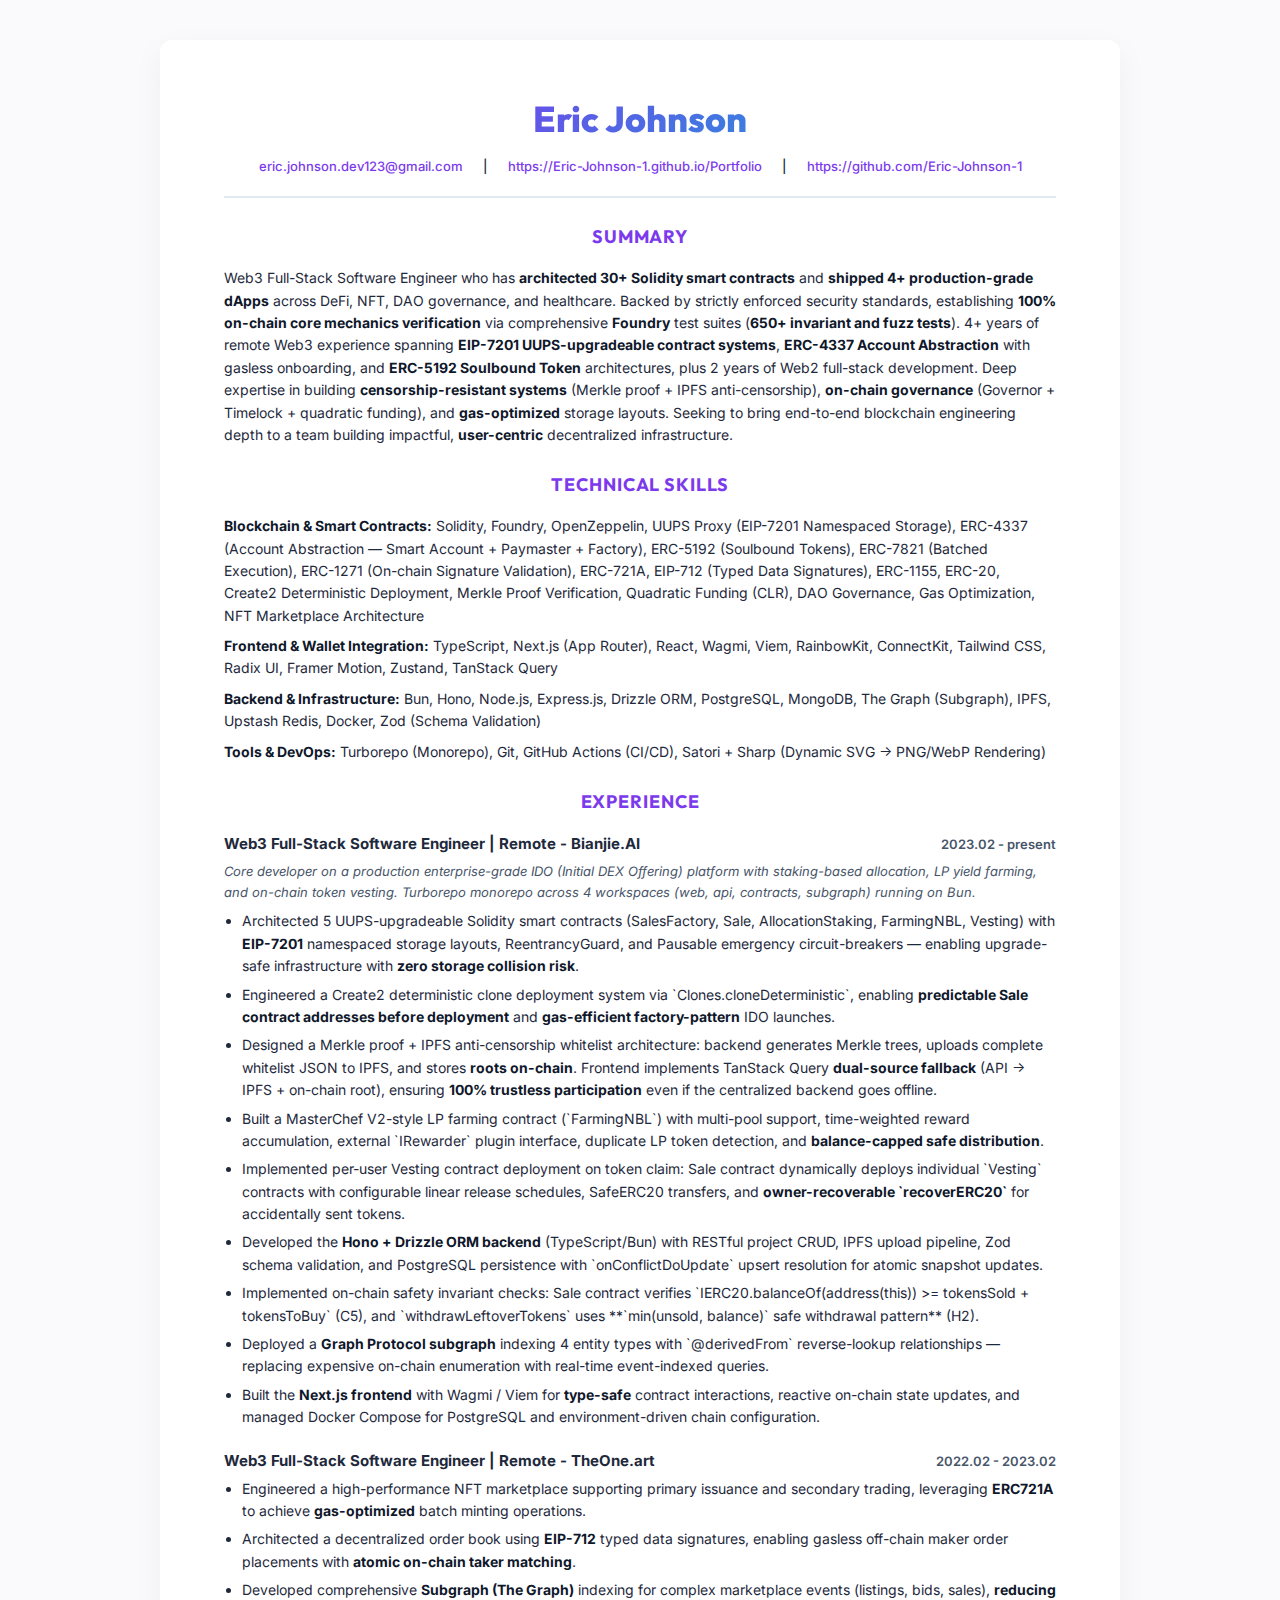
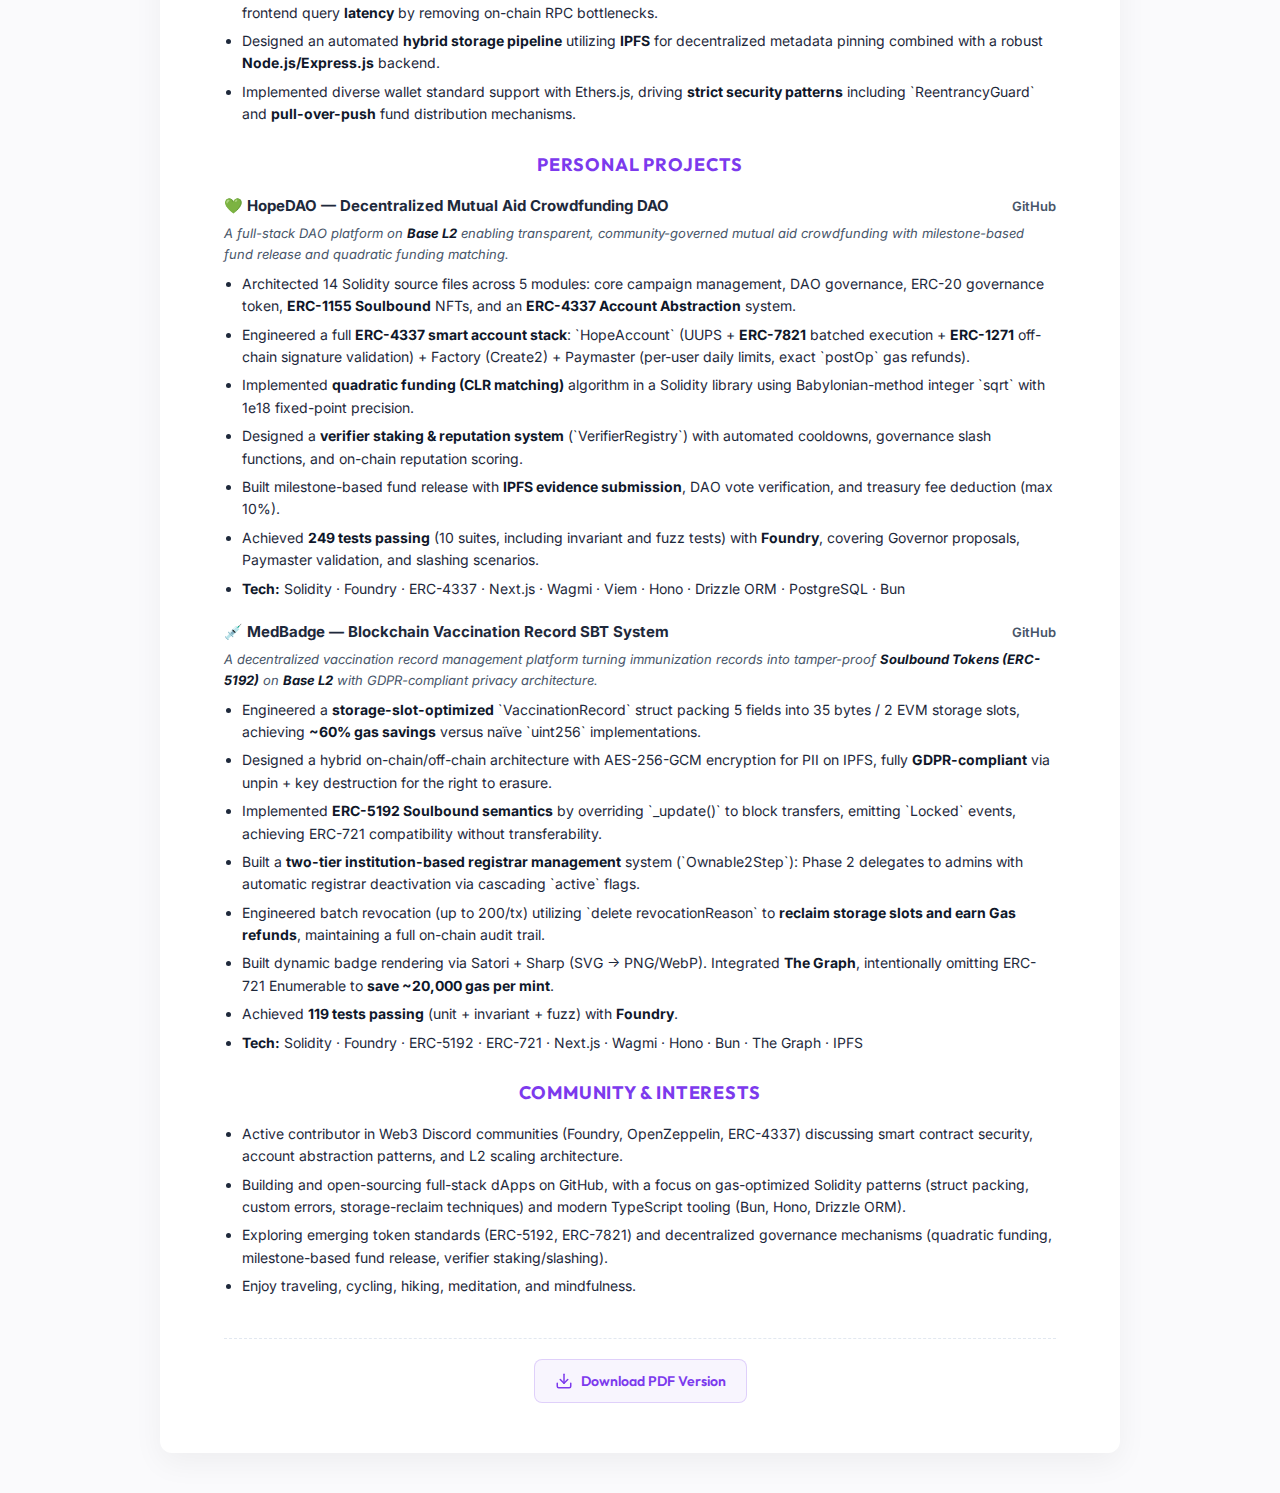
<file: Eric-Johnson-RemoteWeb3FullStackDeveloper-Printable-Resume.html>
<!doctype html>
<html lang="en">
  <head>
    <meta charset="UTF-8" />
    <meta
      name="viewport"
      content="width=device-width, initial-scale=1.0"
    />
    <title>Eric Johnson - Web3 Full-Stack Engineer Resume</title>
    <!-- Modern Fonts -->
    <link
      rel="preconnect"
      href="https://fonts.googleapis.com"
    />
    <link
      rel="preconnect"
      href="https://fonts.gstatic.com"
      crossorigin
    />
    <link
      href="https://fonts.googleapis.com/css2?family=Inter:wght@400;500;600;700&family=Outfit:wght@500;700;800&display=swap"
      rel="stylesheet"
    />

    <style>
      :root {
        /* Screen Viewing Theme (Light Cyber Aesthetic) */
        --bg-body: #fafafc;
        --text-main: #1e293b;
        --text-muted: #475569;
        --primary: #7c3aed;
        --accent: #06b6d4;
        --border: #e2e8f0;
      }

      /* Essential Reset */
      * {
        margin: 0;
        padding: 0;
        box-sizing: border-box;
      }

      body {
        font-family:
          "Inter",
          -apple-system,
          sans-serif;
        color: var(--text-main);
        background: var(--bg-body);
        line-height: 1.6;
        font-size: 14px;
        -webkit-font-smoothing: antialiased;
      }

      /* Container designed to dynamically fill screen while maintaining A4 print safety */
      .resume-container {
        width: 75%;
        max-width: 1400px;
        margin: 40px auto;
        background: #ffffff;
        padding: 50px 5%;
        border-radius: 12px;
        box-shadow: 0 10px 30px rgba(0, 0, 0, 0.05);
      }

      /* Header Styling */
      header {
        text-align: center;
        margin-bottom: 25px;
        padding-bottom: 20px;
        border-bottom: 2px solid var(--border);
      }

      h1 {
        font-family: "Outfit", sans-serif;
        font-size: 36px;
        font-weight: 800;
        margin-bottom: 8px;
        background: linear-gradient(
          135deg,
          var(--primary) 20%,
          var(--accent) 100%
        );
        -webkit-background-clip: text;
        -webkit-text-fill-color: transparent;
      }

      .contact-info {
        display: flex;
        justify-content: center;
        gap: 20px;
        font-size: 13px;
        font-weight: 500;
      }

      a {
        color: var(--primary);
        text-decoration: none;
        transition: color 0.2s ease;
      }

      a:hover {
        color: var(--accent);
        text-decoration: underline;
      }

      /* Section Headings */
      h2 {
        font-family: "Outfit", sans-serif;
        font-size: 18px;
        color: var(--primary);
        margin: 25px 0 15px 0;
        text-transform: uppercase;
        letter-spacing: 0.05em;
        text-align: center;
      }

      /* Content Blocks */
      .summary p {
        margin-bottom: 10px;
      }

      .skills p {
        margin-bottom: 8px;
      }

      .experience-item,
      .project-item {
        margin-bottom: 20px;
      }

      .item-header {
        display: flex;
        justify-content: space-between;
        align-items: baseline;
        margin-bottom: 5px;
      }

      h3 {
        font-family: "Inter", sans-serif;
        font-size: 15px;
        font-weight: 700;
        color: var(--text-main);
      }

      .date,
      .link-right {
        font-size: 13px;
        font-weight: 600;
        color: var(--text-muted);
      }

      .role-desc {
        font-size: 13px;
        font-style: italic;
        color: var(--text-muted);
        margin-bottom: 8px;
      }

      ul {
        padding-left: 18px;
        margin-bottom: 5px;
      }

      li {
        margin-bottom: 6px;
      }

      /* Typography Emphasis matching Markdown */
      strong {
        color: #0f172a;
        font-weight: 700;
      }

      /* Download Button */
      .pdf-download-wrapper {
        text-align: center;
        margin-top: 40px;
        padding-top: 20px;
        border-top: 1px dashed var(--border);
      }

      .pdf-download-btn {
        display: inline-flex;
        align-items: center;
        gap: 8px;
        padding: 10px 20px;
        background: rgba(124, 58, 237, 0.05);
        color: var(--primary);
        border: 1px solid rgba(124, 58, 237, 0.2);
        border-radius: 8px;
        font-family: "Outfit", sans-serif;
        font-weight: 600;
        font-size: 14px;
        transition: all 0.2s ease;
      }

      .pdf-download-btn:hover {
        background: var(--primary);
        color: #ffffff;
        text-decoration: none;
        box-shadow: 0 4px 15px rgba(124, 58, 237, 0.2);
      }

      /* =========================================
           Print Specific CSS (Ensures PDF Perfection)
           ========================================= */
      @media print {
        @page {
          size: A4;
          margin: 15mm 15mm 15mm 15mm;
        }

        body {
          background: none;
          font-size: 11pt; /* Better print readability */
        }

        .resume-container {
          margin: 0;
          padding: 0;
          box-shadow: none;
          width: 100%;
          max-width: 100%;
        }

        h1 {
          /* Strip gradients for clean print vector rendering if desired, 
                   but Webkit browsers print gradients fine. We keep it Dark for contrast. */
          background: none;
          -webkit-text-fill-color: #000;
          color: #000;
        }

        h2 {
          color: #3b82f6; /* Fallback safe blue for headers if printing in color */
        }

        strong {
          color: #000;
        }
        a {
          color: #2563eb;
          text-decoration: none;
        }

        /* Prevent headers from detaching from their content */
        h2,
        .item-header,
        h3 {
          page-break-after: avoid;
          break-after: avoid;
        }

        /* Let li naturally break across pages if extremely long */
        li {
          page-break-inside: auto;
          break-inside: auto;
        }

        /* Hide the download button when printing to PDF */
        .pdf-download-wrapper {
          display: none !important;
        }
      }
    </style>
  </head>
  <body>
    <div class="resume-container">
      <header>
        <h1>Eric Johnson</h1>
        <div class="contact-info">
          <a href="mailto:eric.johnson.dev123@gmail.com"
            >eric.johnson.dev123@gmail.com</a
          >
          <span>|</span>
          <a
            href="https://Eric-Johnson-1.github.io/Portfolio"
            target="_blank"
            rel="noopener noreferrer"
            >https://Eric-Johnson-1.github.io/Portfolio</a
          >
          <span>|</span>
          <a
            href="https://github.com/Eric-Johnson-1"
            target="_blank"
            rel="noopener noreferrer"
            >https://github.com/Eric-Johnson-1</a
          >
        </div>
      </header>

      <section class="summary">
        <h2>Summary</h2>
        <p>
          Web3 Full-Stack Software Engineer who has
          <strong>architected 30+ Solidity smart contracts</strong> and
          <strong>shipped 4+ production-grade dApps</strong> across DeFi, NFT,
          DAO governance, and healthcare. Backed by strictly enforced security
          standards, establishing
          <strong>100% on-chain core mechanics verification</strong> via
          comprehensive <strong>Foundry</strong> test suites (<strong
            >650+ invariant and fuzz tests</strong
          >). 4+ years of remote Web3 experience spanning
          <strong>EIP-7201 UUPS-upgradeable contract systems</strong>,
          <strong>ERC-4337 Account Abstraction</strong> with gasless onboarding,
          and <strong>ERC-5192 Soulbound Token</strong> architectures, plus 2
          years of Web2 full-stack development. Deep expertise in building
          <strong>censorship-resistant systems</strong> (Merkle proof + IPFS
          anti-censorship), <strong>on-chain governance</strong> (Governor +
          Timelock + quadratic funding), and
          <strong>gas-optimized</strong> storage layouts. Seeking to bring
          end-to-end blockchain engineering depth to a team building impactful,
          <strong>user-centric</strong> decentralized infrastructure.
        </p>
      </section>

      <section class="skills">
        <h2>Technical Skills</h2>
        <p>
          <strong>Blockchain & Smart Contracts:</strong> Solidity, Foundry,
          OpenZeppelin, UUPS Proxy (EIP-7201 Namespaced Storage), ERC-4337
          (Account Abstraction — Smart Account + Paymaster + Factory), ERC-5192
          (Soulbound Tokens), ERC-7821 (Batched Execution), ERC-1271 (On-chain
          Signature Validation), ERC-721A, EIP-712 (Typed Data Signatures),
          ERC-1155, ERC-20, Create2 Deterministic Deployment, Merkle Proof
          Verification, Quadratic Funding (CLR), DAO Governance, Gas
          Optimization, NFT Marketplace Architecture
        </p>
        <p>
          <strong>Frontend & Wallet Integration:</strong> TypeScript, Next.js
          (App Router), React, Wagmi, Viem, RainbowKit, ConnectKit, Tailwind
          CSS, Radix UI, Framer Motion, Zustand, TanStack Query
        </p>
        <p>
          <strong>Backend & Infrastructure:</strong> Bun, Hono, Node.js,
          Express.js, Drizzle ORM, PostgreSQL, MongoDB, The Graph (Subgraph),
          IPFS, Upstash Redis, Docker, Zod (Schema Validation)
        </p>
        <p>
          <strong>Tools & DevOps:</strong> Turborepo (Monorepo), Git, GitHub
          Actions (CI/CD), Satori + Sharp (Dynamic SVG → PNG/WebP Rendering)
        </p>
      </section>

      <section class="experience">
        <h2>Experience</h2>

        <div class="experience-item">
          <div class="item-header">
            <h3>Web3 Full-Stack Software Engineer | Remote - Bianjie.AI</h3>
            <span class="date">2023.02 - present</span>
          </div>
          <div class="role-desc">
            Core developer on a production enterprise-grade IDO (Initial DEX
            Offering) platform with staking-based allocation, LP yield farming,
            and on-chain token vesting. Turborepo monorepo across 4 workspaces
            (web, api, contracts, subgraph) running on Bun.
          </div>
          <ul>
            <li>
              Architected 5 UUPS-upgradeable Solidity smart contracts
              (SalesFactory, Sale, AllocationStaking, FarmingNBL, Vesting) with
              <strong>EIP-7201</strong> namespaced storage layouts,
              ReentrancyGuard, and Pausable emergency circuit-breakers —
              enabling upgrade-safe infrastructure with
              <strong>zero storage collision risk</strong>.
            </li>
            <li>
              Engineered a Create2 deterministic clone deployment system via
              `Clones.cloneDeterministic`, enabling
              <strong
                >predictable Sale contract addresses before deployment</strong
              >
              and <strong>gas-efficient factory-pattern</strong> IDO launches.
            </li>
            <li>
              Designed a Merkle proof + IPFS anti-censorship whitelist
              architecture: backend generates Merkle trees, uploads complete
              whitelist JSON to IPFS, and stores
              <strong>roots on-chain</strong>. Frontend implements TanStack
              Query <strong>dual-source fallback</strong> (API → IPFS + on-chain
              root), ensuring <strong>100% trustless participation</strong> even
              if the centralized backend goes offline.
            </li>
            <li>
              Built a MasterChef V2-style LP farming contract (`FarmingNBL`)
              with multi-pool support, time-weighted reward accumulation,
              external `IRewarder` plugin interface, duplicate LP token
              detection, and <strong>balance-capped safe distribution</strong>.
            </li>
            <li>
              Implemented per-user Vesting contract deployment on token claim:
              Sale contract dynamically deploys individual `Vesting` contracts
              with configurable linear release schedules, SafeERC20 transfers,
              and <strong>owner-recoverable `recoverERC20`</strong> for
              accidentally sent tokens.
            </li>
            <li>
              Developed the
              <strong>Hono + Drizzle ORM backend</strong> (TypeScript/Bun) with
              RESTful project CRUD, IPFS upload pipeline, Zod schema validation,
              and PostgreSQL persistence with `onConflictDoUpdate` upsert
              resolution for atomic snapshot updates.
            </li>
            <li>
              Implemented on-chain safety invariant checks: Sale contract
              verifies `IERC20.balanceOf(address(this)) >= tokensSold +
              tokensToBuy` (C5), and `withdrawLeftoverTokens` uses
              **`min(unsold, balance)` safe withdrawal pattern** (H2).
            </li>
            <li>
              Deployed a <strong>Graph Protocol subgraph</strong> indexing 4
              entity types with `@derivedFrom` reverse-lookup relationships —
              replacing expensive on-chain enumeration with real-time
              event-indexed queries.
            </li>
            <li>
              Built the <strong>Next.js frontend</strong> with Wagmi / Viem for
              <strong>type-safe</strong> contract interactions, reactive
              on-chain state updates, and managed Docker Compose for PostgreSQL
              and environment-driven chain configuration.
            </li>
          </ul>
        </div>

        <div class="experience-item">
          <div class="item-header">
            <h3>Web3 Full-Stack Software Engineer | Remote - TheOne.art</h3>
            <span class="date">2022.02 - 2023.02</span>
          </div>
          <ul>
            <li>
              Engineered a high-performance NFT marketplace supporting primary
              issuance and secondary trading, leveraging
              <strong>ERC721A</strong> to achieve
              <strong>gas-optimized</strong> batch minting operations.
            </li>
            <li>
              Architected a decentralized order book using
              <strong>EIP-712</strong> typed data signatures, enabling gasless
              off-chain maker order placements with
              <strong>atomic on-chain taker matching</strong>.
            </li>
            <li>
              Developed comprehensive
              <strong>Subgraph (The Graph)</strong> indexing for complex
              marketplace events (listings, bids, sales),
              <strong>reducing</strong> frontend query
              <strong>latency</strong> by removing on-chain RPC bottlenecks.
            </li>
            <li>
              Designed an automated
              <strong>hybrid storage pipeline</strong> utilizing
              <strong>IPFS</strong> for decentralized metadata pinning combined
              with a robust <strong>Node.js/Express.js</strong> backend.
            </li>
            <li>
              Implemented diverse wallet standard support with Ethers.js,
              driving <strong>strict security patterns</strong> including
              `ReentrancyGuard` and <strong>pull-over-push</strong> fund
              distribution mechanisms.
            </li>
          </ul>
        </div>
      </section>

      <section class="projects">
        <h2>Personal Projects</h2>

        <div class="project-item">
          <div class="item-header">
            <h3>💚 HopeDAO — Decentralized Mutual Aid Crowdfunding DAO</h3>
            <a
              href="https://github.com/Eric-Johnson-1/HopeDAO"
              target="_blank"
              rel="noopener noreferrer"
              class="link-right"
              >GitHub</a
            >
          </div>
          <div class="role-desc">
            A full-stack DAO platform on <strong>Base L2</strong> enabling
            transparent, community-governed mutual aid crowdfunding with
            milestone-based fund release and quadratic funding matching.
          </div>
          <ul>
            <li>
              Architected 14 Solidity source files across 5 modules: core
              campaign management, DAO governance, ERC-20 governance token,
              <strong>ERC-1155 Soulbound</strong> NFTs, and an
              <strong>ERC-4337 Account Abstraction</strong> system.
            </li>
            <li>
              Engineered a full <strong>ERC-4337 smart account stack</strong>:
              `HopeAccount` (UUPS + <strong>ERC-7821</strong> batched execution
              + <strong>ERC-1271</strong> off-chain signature validation) +
              Factory (Create2) + Paymaster (per-user daily limits, exact
              `postOp` gas refunds).
            </li>
            <li>
              Implemented
              <strong>quadratic funding (CLR matching)</strong> algorithm in a
              Solidity library using Babylonian-method integer `sqrt` with 1e18
              fixed-point precision.
            </li>
            <li>
              Designed a
              <strong>verifier staking & reputation system</strong>
              (`VerifierRegistry`) with automated cooldowns, governance slash
              functions, and on-chain reputation scoring.
            </li>
            <li>
              Built milestone-based fund release with
              <strong>IPFS evidence submission</strong>, DAO vote verification,
              and treasury fee deduction (max 10%).
            </li>
            <li>
              Achieved <strong>249 tests passing</strong> (10 suites, including
              invariant and fuzz tests) with <strong>Foundry</strong>, covering
              Governor proposals, Paymaster validation, and slashing scenarios.
            </li>
            <li>
              <strong>Tech:</strong> Solidity · Foundry · ERC-4337 · Next.js ·
              Wagmi · Viem · Hono · Drizzle ORM · PostgreSQL · Bun
            </li>
          </ul>
        </div>

        <div class="project-item">
          <div class="item-header">
            <h3>💉 MedBadge — Blockchain Vaccination Record SBT System</h3>
            <a
              href="https://github.com/Eric-Johnson-1/MedBadge"
              target="_blank"
              rel="noopener noreferrer"
              class="link-right"
              >GitHub</a
            >
          </div>
          <div class="role-desc">
            A decentralized vaccination record management platform turning
            immunization records into tamper-proof
            <strong>Soulbound Tokens (ERC-5192)</strong> on
            <strong>Base L2</strong> with GDPR-compliant privacy architecture.
          </div>
          <ul>
            <li>
              Engineered a
              <strong>storage-slot-optimized</strong> `VaccinationRecord` struct
              packing 5 fields into 35 bytes / 2 EVM storage slots, achieving
              <strong>~60% gas savings</strong> versus naïve `uint256`
              implementations.
            </li>
            <li>
              Designed a hybrid on-chain/off-chain architecture with AES-256-GCM
              encryption for PII on IPFS, fully
              <strong>GDPR-compliant</strong> via unpin + key destruction for
              the right to erasure.
            </li>
            <li>
              Implemented <strong>ERC-5192 Soulbound semantics</strong> by
              overriding `_update()` to block transfers, emitting `Locked`
              events, achieving ERC-721 compatibility without transferability.
            </li>
            <li>
              Built a
              <strong>two-tier institution-based registrar management</strong>
              system (`Ownable2Step`): Phase 2 delegates to admins with
              automatic registrar deactivation via cascading `active` flags.
            </li>
            <li>
              Engineered batch revocation (up to 200/tx) utilizing `delete
              revocationReason` to
              <strong>reclaim storage slots and earn Gas refunds</strong>,
              maintaining a full on-chain audit trail.
            </li>
            <li>
              Built dynamic badge rendering via Satori + Sharp (SVG → PNG/WebP).
              Integrated <strong>The Graph</strong>, intentionally omitting
              ERC-721 Enumerable to <strong>save ~20,000 gas per mint</strong>.
            </li>
            <li>
              Achieved <strong>119 tests passing</strong> (unit + invariant +
              fuzz) with <strong>Foundry</strong>.
            </li>
            <li>
              <strong>Tech:</strong> Solidity · Foundry · ERC-5192 · ERC-721 ·
              Next.js · Wagmi · Hono · Bun · The Graph · IPFS
            </li>
          </ul>
        </div>
      </section>

      <section class="community">
        <h2>Community & Interests</h2>
        <ul>
          <li>
            Active contributor in Web3 Discord communities (Foundry,
            OpenZeppelin, ERC-4337) discussing smart contract security, account
            abstraction patterns, and L2 scaling architecture.
          </li>
          <li>
            Building and open-sourcing full-stack dApps on GitHub, with a focus
            on gas-optimized Solidity patterns (struct packing, custom errors,
            storage-reclaim techniques) and modern TypeScript tooling (Bun,
            Hono, Drizzle ORM).
          </li>
          <li>
            Exploring emerging token standards (ERC-5192, ERC-7821) and
            decentralized governance mechanisms (quadratic funding,
            milestone-based fund release, verifier staking/slashing).
          </li>
          <li>
            Enjoy traveling, cycling, hiking, meditation, and mindfulness.
          </li>
        </ul>
      </section>

      <!-- PDF Download Link (Hidden on Print) -->
      <div class="pdf-download-wrapper">
        <a
          href="./Eric-Johnson-RemoteWeb3FullStackDeveloper-Resume.pdf"
          class="pdf-download-btn"
          target="_blank"
          download
        >
          <svg
            width="18"
            height="18"
            viewBox="0 0 24 24"
            fill="none"
            stroke="currentColor"
            stroke-width="2"
            stroke-linecap="round"
            stroke-linejoin="round"
          >
            <path d="M21 15v4a2 2 0 0 1-2 2H5a2 2 0 0 1-2-2v-4"></path>
            <polyline points="7 10 12 15 17 10"></polyline>
            <line
              x1="12"
              y1="15"
              x2="12"
              y2="3"
            ></line>
          </svg>
          Download PDF Version
        </a>
      </div>
    </div>
  </body>
</html>
</file>
<file: styles.css>
/* ==========================================================================
   ERIC JOHNSON — WEB3 FULL-STACK ENGINEER PORTFOLIO
   Premium Glassmorphism Design System & Cyber Aesthetics
   ========================================================================== */

/* ==========================================================================
   #FONTS & TYPOGRAPHY IMPORTS
   ========================================================================== */
@import url("https://fonts.googleapis.com/css2?family=Inter:wght@300;400;500;600;700&family=JetBrains+Mono:wght@400;500&family=Outfit:wght@300;400;500;600;700;800&display=swap");

/* ==========================================================================
   #DESIGN TOKENS (CSS CUSTOM PROPERTIES)
   ========================================================================== */
@import url("https://fonts.googleapis.com/css2?family=Inter:wght@300;400;500;600;700&family=JetBrains+Mono:wght@400;500&family=Outfit:wght@300;400;500;600;700;800&display=swap");

/* === Design Tokens === */
:root {
  /* Primary palette — electric violet */
  --primary: #8b5cf6;
  --primary-light: #a78bfa;
  --primary-dark: #6d28d9;
  --primary-glow: rgba(139, 92, 246, 0.4);

  /* Accent — cyber cyan */
  --accent: #06b6d4;
  --accent-light: #22d3ee;
  --accent-glow: rgba(6, 182, 212, 0.35);

  /* Secondary — emerald */
  --secondary: #10b981;
  --secondary-light: #34d399;

  /* Glassmorphism 2.0 Elements */
  --glass-bg: rgba(255, 255, 255, 0.05); /* more transparent */
  --glass-bg-strong: rgba(255, 255, 255, 0.1);
  --glass-border: rgba(255, 255, 255, 0.15);
  --glass-highlight: inset 0 1px 1px rgba(255, 255, 255, 0.2); /* Physical edge light */
  --glass-shadow:
    0 4px 6px -1px rgba(0, 0, 0, 0.05), 0 10px 15px -3px rgba(0, 0, 0, 0.08),
    0 25px 40px -10px rgba(0, 0, 0, 0.1); /* Layered dimensional shadow */

  /* Text Typography */
  --text-primary: #1e293b;
  --text-secondary: #475569;
  --text-muted: #94a3b8;

  /* Global Surfaces */
  --bg-body: #fafafa;
  --bg-card: rgba(255, 255, 255, 0.08);

  /* Interaction Parameters */
  --transition: all 0.4s cubic-bezier(0.175, 0.885, 0.32, 1.275); /* Spring dynamics */
  --radius: 20px;
  --radius-sm: 12px;
  --radius-pill: 100px;
  --mono: "JetBrains Mono", monospace;
}

/* === Cyber Dark Theme === */
.dark-theme {
  --primary: #a78bfa;
  --primary-light: #c4b5fd;
  --primary-dark: #7c3aed;
  --primary-glow: rgba(167, 139, 250, 0.35);

  --accent: #22d3ee;
  --accent-light: #67e8f9;
  --accent-glow: rgba(34, 211, 238, 0.3);

  --glass-bg: rgba(15, 23, 42, 0.5);
  --glass-bg-strong: rgba(15, 23, 42, 0.75);
  --glass-border: rgba(255, 255, 255, 0.08);
  --glass-highlight: inset 0 1px 1px rgba(255, 255, 255, 0.08);
  --glass-shadow:
    0 4px 6px -1px rgba(0, 0, 0, 0.3), 0 10px 15px -3px rgba(0, 0, 0, 0.4),
    0 30px 60px -10px rgba(0, 0, 0, 0.6);

  --text-primary: #f8fafc;
  --text-secondary: #e2e8f0;
  --text-muted: #94a3b8;

  --bg-body: #0b0a10; /* Deep Void background */
  --bg-card: rgba(30, 41, 59, 0.35);
}

/* ==========================================================================
   #GLOBAL RESET & BASE STYLES
   ========================================================================== */
*,
*::before,
*::after {
  margin: 0;
  padding: 0;
  box-sizing: border-box;
}

/* === Accessibility: Global Focus Management === */
:focus {
  outline: none; /* Native outline suppressed; using :focus-visible strictly */
}

:focus-visible {
  outline: 2px solid transparent; /* Fallback */
  box-shadow:
    0 0 0 2px var(--bg-body),
    0 0 0 5px var(--accent-light),
    0 0 15px var(--accent-glow) !important;
  border-radius: var(--radius-sm);
  transition:
    box-shadow 0.2s ease,
    transform 0.2s ease;
  z-index: 50; /* Ensure focus rings sit visually on top */
}

/* Visually Hidden (Screen Reader Only) utility */
.sr-only {
  position: absolute;
  width: 1px;
  height: 1px;
  padding: 0;
  margin: -1px;
  overflow: hidden;
  clip: rect(0, 0, 0, 0);
  white-space: nowrap;
  border-width: 0;
}

/* Skip to Main Content Link */
.skip-link {
  position: absolute;
  top: -100px; /* Hidden far above viewport */
  left: 20px;
  background: var(--primary-dark);
  color: white;
  padding: 10px 20px;
  border-radius: var(--radius-sm);
  z-index: 9999;
  font-weight: 700;
  font-family: var(--mono);
  box-shadow: 0 4px 15px var(--primary-glow);
  transition: top 0.3s ease;
  opacity: 0;
}

.skip-link:focus-visible {
  top: 20px;
  opacity: 1;
}

html {
  scroll-behavior: smooth;
  scroll-padding-top: 80px;
}

body {
  font-family:
    "Inter",
    -apple-system,
    BlinkMacSystemFont,
    "Segoe UI",
    Roboto,
    sans-serif;
  line-height: 1.7;
  color: var(--text-primary);
  background-color: var(--bg-body);
  overflow-x: hidden;
  position: relative;
  min-height: 100vh;
}

/* ==========================================================================
   #BACKGROUNDS & PARTICLES (AMBIENT LIGHTING)
   ========================================================================== */
body::before {
  content: "";
  position: fixed;
  inset: -100px; /* Oversized to prevent clipping */
  background:
    radial-gradient(
      ellipse 800px 600px at 15% 20%,
      rgba(139, 92, 246, 0.12) 0%,
      transparent 70%
    ),
    radial-gradient(
      ellipse 600px 600px at 85% 60%,
      rgba(6, 182, 212, 0.08) 0%,
      transparent 70%
    ),
    radial-gradient(
      ellipse 400px 400px at 50% 100%,
      rgba(16, 185, 129, 0.05) 0%,
      transparent 70%
    );
  pointer-events: none;
  z-index: -2;
  animation: bgShift 25s ease-in-out infinite alternate;
  filter: blur(40px); /* Deep ambient scattering */
}

@keyframes bgShift {
  0% {
    transform: translate(0, 0) scale(1);
  }
  100% {
    transform: translate(-30px, 20px) scale(1.1);
  }
}

/* Noise overlay */
.noise {
  position: fixed;
  inset: -50%;
  width: 200%;
  height: 200%;
  pointer-events: none;
  z-index: -1;
  opacity: 0.035;
  background-image: url("data:image/svg+xml,%3Csvg viewBox='0 0 256 256' xmlns='http://www.w3.org/2000/svg'%3E%3Cfilter id='n'%3E%3CfeTurbulence type='fractalNoise' baseFrequency='0.8' numOctaves='3' stitchTiles='stitch'/%3E%3C/filter%3E%3Crect width='100%25' height='100%25' filter='url(%23n)'/%3E%3C/svg%3E");
  animation: noiseGrain 8s steps(10) infinite;
}

@keyframes noiseGrain {
  0%,
  100% {
    transform: translate(0, 0);
  }
  10% {
    transform: translate(-5%, -5%);
  }
  30% {
    transform: translate(5%, -10%);
  }
  50% {
    transform: translate(-10%, 5%);
  }
  70% {
    transform: translate(10%, 10%);
  }
  90% {
    transform: translate(-5%, 10%);
  }
}

/* Background particles container */
.bg-particles {
  position: fixed;
  inset: 0;
  pointer-events: none;
  z-index: -1;
  overflow: hidden;
}

.bg-particles .particle {
  position: absolute;
  width: 3px;
  height: 3px;
  background: var(--primary-light);
  border-radius: 50%;
  opacity: 0;
  animation: particleFloat 8s ease-in-out infinite;
}

@keyframes particleFloat {
  0% {
    opacity: 0;
    transform: translateY(100vh) scale(0);
  }
  10% {
    opacity: 0.6;
  }
  90% {
    opacity: 0.6;
  }
  100% {
    opacity: 0;
    transform: translateY(-10vh) scale(1);
  }
}

/* ==========================================================================
   #TYPOGRAPHY & GLOBAL ELEMENTS
   ========================================================================== */
img {
  max-width: 100%;
}

a {
  text-decoration: none;
  color: var(--primary);
  transition: var(--transition);
}

a:hover {
  color: var(--accent);
}

h1,
h2,
h3,
h4,
h5,
h6 {
  font-family: "Outfit", sans-serif;
  font-weight: 700;
  line-height: 1.2;
  margin-bottom: 0.75rem;
  letter-spacing: -0.03em; /* Tighter modern tracking */
}

h1 {
  font-size: clamp(2.5rem, 6vw, 4rem); /* Larger heroic scale */
  font-weight: 800;
  background: linear-gradient(
    135deg,
    var(--primary-dark) 0%,
    var(--primary) 40%,
    var(--accent) 100%
  );
  -webkit-background-clip: text;
  -webkit-text-fill-color: transparent;
  background-clip: text;
  filter: drop-shadow(0 4px 15px rgba(0, 0, 0, 0.1));
}

.dark-theme h1 {
  background: linear-gradient(
    135deg,
    #ffffff 10%,
    var(--primary-light) 50%,
    var(--accent) 90%
  );
  -webkit-background-clip: text;
  -webkit-text-fill-color: transparent;
  background-clip: text;
  filter: drop-shadow(0 4px 20px var(--primary-glow));
}

/* Optimize bold text in paragraph and list items for Dark Mode */
.dark-theme strong,
.dark-theme b {
  color: var(--accent-light);
  text-shadow: 0 0 8px var(--accent-glow);
  font-weight: 700;
  -webkit-font-smoothing: antialiased;
}

h2 {
  font-size: clamp(1.75rem, 3.5vw, 2.5rem);
  letter-spacing: -0.02em;
}

h2 {
  font-size: clamp(1.5rem, 3vw, 2rem);
}
h3 {
  font-size: 1.25rem;
}
p {
  margin-bottom: 1rem;
}
ul {
  list-style: none;
}
code {
  font-family: var(--mono);
  font-size: 0.85em;
  background: rgba(124, 58, 237, 0.1);
  color: var(--primary);
  padding: 0.15em 0.4em;
  border-radius: 4px;
}

/* ==========================================================================
   #LAYOUT & STRUCTURAL COMPONENTS
   ========================================================================== */
.container {
  max-width: 1200px; /* Slightly wider */
  margin: 0 auto;
  padding: clamp(1.5rem, 4vw, 3rem); /* Fluid breathing room */
  position: relative;
}

/* === Next-Gen Glass Cards 2.0 === */
.glass-card,
.glass-inner-card {
  background: var(--glass-bg);
  backdrop-filter: blur(24px) saturate(200%);
  -webkit-backdrop-filter: blur(24px) saturate(200%);
  border: 1px solid var(--glass-border);
  border-radius: var(--radius);
  box-shadow:
    var(--glass-highlight), var(--glass-shadow); /* Applied inset highlight & multi-layered depth */
  padding: clamp(1.5rem, 3vw, 2.5rem);
  margin-bottom: clamp(1.5rem, 3vw, 2.5rem);
  transition: var(--transition);
  position: relative;
  overflow: hidden;
  will-change: transform, box-shadow; /* Hardware acceleration */
}

.glass-inner-card {
  background: var(--bg-card);
  margin-bottom: 1.25rem;
  padding: 1.5rem;
}

.glass-card::before {
  content: "";
  position: absolute;
  top: 0;
  left: 0;
  right: 0;
  height: 1px;
  background: linear-gradient(
    90deg,
    transparent,
    var(--glass-border),
    transparent
  );
}

.section-card {
  transform: translateY(0);
  transition: transform 0.5s ease;
}

/* ==========================================================================
   #PAGE COMPONENTS

   ## Hero Header
   ========================================================================== */
.hero-header {
  background: linear-gradient(135deg, var(--glass-bg-strong), var(--glass-bg));
  border: 1px solid var(--glass-border);
  position: relative;
  overflow: hidden;
}

.hero-header::after {
  content: "";
  position: absolute;
  top: -50%;
  right: -20%;
  width: 400px;
  height: 400px;
  background: radial-gradient(circle, var(--primary-glow) 0%, transparent 70%);
  pointer-events: none;
  animation: heroGlow 6s ease-in-out infinite alternate;
}

@keyframes heroGlow {
  0% {
    transform: translate(0, 0);
    opacity: 0.3;
  }
  100% {
    transform: translate(-30px, 20px);
    opacity: 0.6;
  }
}

.profile-section {
  display: flex;
  align-items: center;
  gap: 2.5rem;
  flex-wrap: wrap;
  position: relative;
  z-index: 1;
}

.profile-image {
  flex: 0 0 140px;
}

.avatar {
  width: 140px;
  height: 140px;
  background: linear-gradient(135deg, var(--primary), var(--accent));
  color: white;
  font-size: 2.75rem;
  font-weight: 800;
  font-family: "Outfit", sans-serif;
  display: flex;
  align-items: center;
  justify-content: center;
  border-radius: 50%;
  position: relative;
  box-shadow:
    inset 0 -10px 30px rgba(0, 0, 0, 0.2),
    /* Inner 3D spherical effect */ 0 0 40px var(--primary-glow),
    0 15px 35px rgba(0, 0, 0, 0.2);
  transition: var(--transition);
}

.profile-image:hover .avatar {
  transform: scale(1.05) translateY(-5px);
  box-shadow:
    inset 0 -10px 30px rgba(0, 0, 0, 0.1),
    0 0 60px var(--primary-glow),
    0 20px 40px rgba(0, 0, 0, 0.25);
}

.avatar-ring {
  position: absolute;
  inset: -6px;
  border-radius: 50%;
  border: 2px solid transparent;
  border-top-color: var(--accent);
  border-right-color: var(--primary-light);
  animation: ringRotate 4s linear infinite;
}

@keyframes ringRotate {
  to {
    transform: rotate(360deg);
  }
}

.profile-details {
  flex: 1;
  min-width: 280px;
}

.title-wrapper {
  display: flex;
  align-items: center;
  gap: 1rem;
  flex-wrap: wrap;
}

.status-badge {
  display: inline-flex;
  align-items: center;
  gap: 0.4rem;
  background: rgba(16, 185, 129, 0.12);
  color: var(--secondary);
  padding: 0.3rem 0.8rem;
  border-radius: var(--radius-pill);
  font-size: 0.8rem;
  font-weight: 600;
  border: 1px solid rgba(16, 185, 129, 0.25);
}

.status-dot {
  width: 7px;
  height: 7px;
  background: var(--secondary);
  border-radius: 50%;
  animation: statusPulse 2s ease-in-out infinite;
}

@keyframes statusPulse {
  0%,
  100% {
    opacity: 1;
    transform: scale(1);
  }
  50% {
    opacity: 0.5;
    transform: scale(0.8);
  }
}

.profile-details h2 {
  font-size: 1.15rem;
  font-weight: 500;
  color: var(--text-secondary);
  margin-bottom: 0.5rem;
}

.tagline {
  font-size: 0.95rem;
  color: var(--text-muted);
  margin-bottom: 1rem;
}

.contact-links {
  display: flex;
  flex-wrap: wrap;
  gap: 1rem;
  margin-bottom: 1.5rem;
}

.contact-item {
  display: flex;
  align-items: center;
  gap: 0.6rem;
  font-size: 0.95rem;
  font-weight: 500;
  color: var(--text-secondary);
  transition: var(--transition);
  padding: 0.4rem 0.8rem;
  border-radius: var(--radius-sm);
  background: transparent;
}

.contact-item:hover {
  color: var(--primary);
  background: var(--glass-bg);
  transform: translateY(-2px);
  box-shadow: 0 4px 12px var(--glass-shadow);
}
.contact-item i {
  color: var(--primary);
  font-size: 1.1rem;
}

/* Hero Stats */
.hero-stats {
  display: flex;
  gap: 1.5rem;
  flex-wrap: wrap;
}

.stat-item {
  display: flex;
  flex-direction: column;
  align-items: center;
  justify-content: center;
  padding: 1rem 1.75rem;
  background: var(--glass-bg-strong); /* Stronger glass */
  border: 1px solid var(--glass-border);
  border-radius: var(--radius-sm);
  min-width: 110px;
  box-shadow: var(--glass-highlight), var(--glass-shadow);
  transition: var(--transition);
  position: relative;
  overflow: hidden;
}

.stat-item::before {
  content: "";
  position: absolute;
  top: 0;
  left: 0;
  right: 0;
  height: 100%;
  background: linear-gradient(135deg, rgba(255, 255, 255, 0.1), transparent);
  opacity: 0;
  transition: var(--transition);
}

.stat-item:hover {
  border-color: var(--primary-light);
  box-shadow:
    0 10px 30px var(--primary-glow),
    var(--glass-highlight);
  transform: translateY(-6px);
}
.stat-item:hover::before {
  opacity: 1;
}

.stat-number {
  font-family: "Outfit", sans-serif;
  font-size: 1.5rem;
  font-weight: 800;
  background: linear-gradient(135deg, var(--primary), var(--accent));
  -webkit-background-clip: text;
  -webkit-text-fill-color: transparent;
  background-clip: text;
  line-height: 1.2;
}

.stat-label {
  font-size: 0.72rem;
  font-weight: 500;
  color: var(--text-muted);
  text-transform: uppercase;
  letter-spacing: 0.05em;
}

/* ==========================================================================
   ## Navigation (Glass Nav)
   ========================================================================== */
.glass-nav {
  background: var(--glass-bg-strong);
  backdrop-filter: blur(24px) saturate(200%);
  -webkit-backdrop-filter: blur(24px) saturate(200%);
  border: 1px solid var(--glass-border);
  border-radius: var(--radius-pill); /* Pill design for extreme modern look */
  padding: 0.5rem 0.8rem;
  margin: 0 auto 2.5rem;
  position: sticky;
  top: 1.5rem;
  z-index: 100;
  box-shadow: var(--glass-highlight), var(--glass-shadow);
  max-width: fit-content; /* Float naturally */
}

.glass-nav ul {
  display: flex;
  justify-content: space-around;
  flex-wrap: wrap;
}

.glass-nav a {
  display: flex;
  align-items: center;
  gap: 0.5rem;
  padding: 0.7rem 1rem;
  color: var(--text-secondary);
  border-radius: var(--radius-sm);
  transition: var(--transition);
  font-weight: 500;
  font-size: 0.9rem;
}

.glass-nav a:hover,
.glass-nav a.active {
  color: var(--primary);
  background: var(--primary-glow);
}

.glass-nav a i {
  font-size: 1.1rem;
}

/* === Section Titles === */
.section-title {
  display: flex;
  align-items: center;
  gap: 0.75rem;
  margin-bottom: 1.75rem;
  color: var(--primary);
  border-bottom: 2px solid var(--glass-border);
  padding-bottom: 0.75rem;
}

.section-title i {
  font-size: 1.4rem;
}

.section-content {
  padding: 0.5rem;
}

/* ==========================================================================
   ## Timeline (Experience Section)
   ========================================================================== */
.timeline {
  position: relative;
}

.timeline::before {
  content: "";
  position: absolute;
  left: 20px;
  top: 0;
  bottom: 0;
  width: 2px;
  background: linear-gradient(
    180deg,
    var(--primary-glow),
    var(--accent),
    transparent
  );
  box-shadow: 0 0 15px var(--accent-glow);
  opacity: 0.8;
}

.timeline-item {
  position: relative;
  padding-left: 55px;
  margin-bottom: 2.5rem;
  transition: var(--transition);
}

.timeline-item:hover {
  transform: translateX(5px);
}

.timeline-dot {
  position: absolute;
  left: 9px;
  top: 0;
  width: 24px;
  height: 24px;
  border-radius: 50%;
  background: var(--bg-body);
  border: 4px solid var(--accent);
  z-index: 1;
  box-shadow:
    0 0 20px var(--accent-glow),
    inset 0 0 10px var(--accent-glow);
  transition: var(--transition);
}

.timeline-item:hover .timeline-dot {
  background: var(--accent);
  transform: scale(1.2);
  box-shadow:
    0 0 30px var(--accent),
    inset 0 0 20px rgba(255, 255, 255, 0.5);
}

.timeline-date {
  font-weight: 600;
  color: var(--primary);
  margin-bottom: 0.5rem;
  font-family: var(--mono);
  font-size: 0.9rem;
}

.timeline-content h3 {
  margin-bottom: 0.25rem;
}

.timeline-content h4 {
  font-weight: 500;
  color: var(--text-muted);
  font-size: 0.95rem;
  margin-bottom: 0.75rem;
}

.timeline-content ul {
  list-style: none;
  padding: 0;
}

.timeline-content li {
  position: relative;
  padding-left: 1.25rem;
  margin-bottom: 0.5rem;
  font-size: 0.93rem;
  color: var(--text-secondary);
  line-height: 1.6;
}

.timeline-content li::before {
  content: "▸";
  position: absolute;
  left: 0;
  color: var(--accent);
  font-weight: bold;
}

/* ==========================================================================
   ## Hero 2x2 Links Grid
   ========================================================================== */
.hero-links-grid {
  display: grid;
  grid-template-columns: repeat(2, 1fr);
  gap: 1rem;
  margin-top: 1.5rem;
  margin-bottom: 2.5rem;
}

@media (max-width: 768px) {
  .hero-links-grid {
    grid-template-columns: 1fr;
  }
}

.hero-links-grid .contact-item {
  padding: 0.8rem 1.2rem;
  background: var(--glass-bg);
  border: 1px solid var(--glass-border);
  border-radius: 12px;
  box-shadow: 0 4px 15px rgba(0,0,0,0.05);
  font-size: 0.95rem;
  justify-content: flex-start;
  margin: 0;
}

.hero-links-grid .contact-item:hover {
  background: var(--glass-bg-strong);
  border-color: var(--primary-light);
  transform: translateY(-3px);
  box-shadow: 0 8px 25px var(--glass-shadow);
}

.hero-links-grid .contact-item i {
  font-size: 1.2rem;
  color: var(--primary);
}

/* 4th Special Item: Printable Resume */
.hero-links-grid .resume-highlight {
  background: linear-gradient(135deg, rgba(124, 58, 237, 0.08), rgba(6, 182, 212, 0.05));
  border-color: rgba(124, 58, 237, 0.2);
  position: relative;
  overflow: hidden;
}

.hero-links-grid .resume-highlight::before {
  content: '';
  position: absolute;
  top: 0; left: -100%;
  width: 100%; height: 100%;
  background: linear-gradient(90deg, transparent, rgba(124, 58, 237, 0.08), transparent);
  transition: 0.5s ease;
}

.hero-links-grid .resume-highlight:hover::before {
  left: 100%;
}

.hero-links-grid .resume-highlight:hover {
  box-shadow: 0 8px 25px rgba(124, 58, 237, 0.15);
  border-color: var(--primary);
}

.hero-links-grid .resume-highlight .highlight-text {
  background: linear-gradient(135deg, var(--primary), var(--accent));
  -webkit-background-clip: text;
  background-clip: text;
  color: transparent;
  font-weight: 700;
  font-family: var(--font-heading);
}

/* ==========================================================================
   ## Micro Components (Badges, Tags)
   ========================================================================== */
.badges {
  display: flex;
  flex-wrap: wrap;
  gap: 0.4rem;
  margin: 0.75rem 0;
}

.badge {
  background: rgba(139, 92, 246, 0.1);
  color: var(--primary);
  padding: 0.35rem 0.8rem;
  border-radius: var(--radius-pill);
  font-size: 0.75rem;
  font-weight: 600;
  font-family: var(--mono);
  border: 1px solid rgba(139, 92, 246, 0.3);
  box-shadow: 0 2px 10px rgba(139, 92, 246, 0.1);
  transition: var(--transition);
  white-space: nowrap;
}

.badge:hover {
  background: rgba(139, 92, 246, 0.2);
  border-color: var(--primary-light);
  transform: translateY(-2px);
  box-shadow: 0 6px 15px var(--primary-glow);
}

.badge.accent {
  background: rgba(6, 182, 212, 0.1);
  color: var(--accent);
  border-color: rgba(6, 182, 212, 0.2);
}

/* ==========================================================================
   ## Project Cards
   ========================================================================== */
.projects-grid {
  display: grid;
  grid-template-columns: 1fr;
  gap: 2rem;
}

.project-card {
  position: relative;
  padding: clamp(1.5rem, 3vw, 2.5rem);
  transition: var(--transition);
  border: 1px solid var(--glass-border);
  background: var(--glass-bg);
  backdrop-filter: blur(20px);
  -webkit-backdrop-filter: blur(20px);
  border-radius: var(--radius);
  box-shadow: var(--glass-highlight), var(--glass-shadow);
  will-change: transform, box-shadow;
}

.project-card:hover {
  border-color: var(--primary-light);
  box-shadow:
    inset 0 1px 1px rgba(255, 255, 255, 0.3),
    0 15px 50px rgba(0, 0, 0, 0.15),
    0 0 30px var(--primary-glow);
  transform: translateY(-6px) scale(1.01);
}

.project-icon {
  font-size: 2.5rem;
  margin-bottom: 0.75rem;
  line-height: 1;
}

.project-header {
  display: flex;
  justify-content: space-between;
  align-items: center;
  flex-wrap: wrap;
  gap: 0.5rem;
  margin-bottom: 0.75rem;
}

.project-header h3 {
  font-size: 1.4rem;
  margin-bottom: 0;
}

.project-type {
  font-size: 0.8rem;
  font-weight: 500;
  color: var(--accent);
  background: rgba(6, 182, 212, 0.1);
  padding: 0.25rem 0.75rem;
  border-radius: var(--radius-pill);
  border: 1px solid rgba(6, 182, 212, 0.15);
}

.project-description {
  font-size: 0.95rem;
  color: var(--text-secondary);
  margin-bottom: 1.25rem;
  line-height: 1.6;
}

.project-highlights {
  display: flex;
  flex-direction: column;
  gap: 0.6rem;
  margin-bottom: 1.25rem;
  padding: 1rem;
  background: var(--glass-bg);
  border-radius: var(--radius-sm);
  border: 1px solid var(--glass-border);
}

.highlight-item {
  display: flex;
  align-items: flex-start;
  gap: 0.6rem;
  font-size: 0.88rem;
  color: var(--text-secondary);
  line-height: 1.5;
}

.highlight-item i {
  color: var(--secondary);
  font-size: 0.9rem;
  margin-top: 0.2rem;
  flex-shrink: 0;
}

.highlight-item i.bi-shield-check {
  color: var(--accent);
}

.project-links {
  display: flex;
  gap: 0.75rem;
  margin-top: 1.25rem;
}

/* ==========================================================================
   ## Buttons
   ========================================================================== */
.glass-button {
  background: var(--glass-bg-strong);
  backdrop-filter: blur(16px) saturate(180%);
  -webkit-backdrop-filter: blur(16px) saturate(180%);
  border: 1px solid var(--glass-border);
  border-radius: var(--radius-pill);
  padding: 0.6rem 1.4rem;
  font-size: 0.9rem;
  font-weight: 600;
  color: var(--primary);
  cursor: pointer;
  transition: var(--transition);
  display: inline-flex;
  align-items: center;
  gap: 0.5rem;
  text-decoration: none;
  box-shadow:
    var(--glass-highlight),
    0 4px 12px rgba(0, 0, 0, 0.05);
  will-change: transform, box-shadow;
}

.glass-button:hover {
  background: var(--primary);
  color: white;
  border-color: var(--primary-light);
  box-shadow:
    inset 0 1px 1px rgba(255, 255, 255, 0.4),
    0 8px 25px var(--primary-glow);
  transform: translateY(-3px);
}

.cta-button {
  background: linear-gradient(135deg, var(--primary), var(--accent));
  color: white;
  border: 1px solid rgba(255, 255, 255, 0.2);
  padding: 0.85rem 2rem;
  font-size: 1.05rem;
  font-weight: 700;
  box-shadow:
    inset 0 1px 1px rgba(255, 255, 255, 0.4),
    0 4px 15px var(--primary-glow);
  will-change: transform, box-shadow;
  transition: var(--transition);
}

.cta-button:hover {
  box-shadow:
    inset 0 1px 1px rgba(255, 255, 255, 0.5),
    0 12px 30px var(--primary-glow),
    0 12px 30px var(--accent-glow);
  transform: translateY(-4px) scale(1.02);
  color: white;
}

/* ==========================================================================
   ## Skills Section
   ========================================================================== */
.skills-container {
  display: grid;
  grid-template-columns: repeat(auto-fill, minmax(280px, 1fr));
  gap: 1.5rem;
}

.skill-category {
  height: 100%;
}

.skill-category h3 {
  display: flex;
  align-items: center;
  gap: 0.5rem;
  color: var(--primary);
  margin-bottom: 1.25rem;
  font-size: 1.1rem;
}

.skill-tags {
  display: flex;
  flex-wrap: wrap;
  gap: 0.5rem;
}

.skill-tag {
  background: rgba(139, 92, 246, 0.08); /* Transparent base */
  color: var(--primary);
  padding: 0.5rem 1rem;
  border-radius: var(--radius-pill);
  font-size: 0.9rem;
  font-weight: 600;
  display: inline-flex;
  align-items: center;
  transition: var(--transition);
  border: 1px solid rgba(139, 92, 246, 0.25);
  box-shadow: 0 2px 8px rgba(0, 0, 0, 0.02);
  backdrop-filter: blur(8px);
  -webkit-backdrop-filter: blur(8px);
}

.skill-tag:hover {
  background: var(--primary);
  color: white;
  border-color: var(--primary-light);
  transform: translateY(-3px) scale(1.03);
  box-shadow:
    inset 0 1px 1px rgba(255, 255, 255, 0.4),
    0 8px 20px var(--primary-glow);
}

/* ==========================================================================
   ## Community Grid
   ========================================================================== */
.community-grid {
  display: grid;
  grid-template-columns: repeat(auto-fill, minmax(220px, 1fr));
  gap: 1.25rem;
}

.community-item {
  text-align: center;
  padding: 1.5rem 1rem;
  transition: var(--transition);
}

.community-item:hover {
  transform: translateY(-3px);
  border-color: var(--primary-light);
}

.community-icon {
  font-size: 2rem;
  color: var(--primary);
  margin-bottom: 0.75rem;
  display: block;
}

.community-item h4 {
  font-size: 1rem;
  margin-bottom: 0.5rem;
}

.community-item p {
  font-size: 0.88rem;
  color: var(--text-muted);
  margin-bottom: 0;
  line-height: 1.5;
}

/* ==========================================================================
   ## Contact Section
   ========================================================================== */
.contact-wrapper {
  display: grid;
  grid-template-columns: 1fr 1fr;
  gap: 2rem;
}

.contact-info,
.contact-cta {
  height: 100%;
}

.contact-info .contact-items {
  display: flex;
  flex-direction: column;
  gap: 1rem;
  margin-top: 1.25rem;
}

.contact-info .contact-item {
  font-size: 0.95rem;
}

.contact-cta p {
  color: var(--text-secondary);
  font-size: 0.95rem;
}

.contact-cta .cta-button {
  margin-top: 0.5rem;
}

/* ==========================================================================
   ## Footer
   ========================================================================== */
footer {
  text-align: center;
  padding: 1.5rem 2rem;
  color: var(--text-muted);
  font-size: 0.88rem;
}

.footer-content {
  display: flex;
  justify-content: space-between;
  align-items: center;
  flex-wrap: wrap;
  gap: 1rem;
}

.social-links {
  display: flex;
  gap: 1rem;
}

.social-links a {
  font-size: 1.3rem;
  color: var(--text-muted);
  transition: var(--transition);
}

.social-links a:hover {
  color: var(--primary);
  transform: translateY(-2px);
}

/* ==========================================================================
   #ANIMATIONS & KEYFRAMES
   ========================================================================== */
@keyframes float {
  0%,
  100% {
    transform: translateY(0);
  }
  50% {
    transform: translateY(-8px);
  }
}

@keyframes pulse {
  0% {
    box-shadow: 0 0 0 0 var(--primary-glow);
  }
  70% {
    box-shadow: 0 0 0 10px rgba(124, 58, 237, 0);
  }
  100% {
    box-shadow: 0 0 0 0 rgba(124, 58, 237, 0);
  }
}

/* Fade in animation for sections */
.section-card {
  opacity: 1; /* Progressive enhancement fallback */
  transform: translateY(0);
  transition:
    opacity 0.6s ease,
    transform 0.6s ease;
}

.section-card.fade-hidden {
  opacity: 0;
  transform: translateY(30px);
}

.section-card.visible {
  opacity: 1;
  transform: translateY(0);
}

/* ==========================================================================
   #UTILITIES & TOGGLES

   ## Theme & Mobile Nav Toggle
   ========================================================================== */
.theme-toggle,
.mobile-nav-toggle {
  position: fixed;
  z-index: 1000;
  width: 48px;
  height: 48px;
  border-radius: 50%;
  display: flex;
  align-items: center;
  justify-content: center;
  padding: 0;
  box-shadow: 0 4px 20px rgba(0, 0, 0, 0.15);
  background: var(--glass-bg-strong);
  backdrop-filter: blur(12px);
  -webkit-backdrop-filter: blur(12px);
  border: 1px solid var(--glass-border);
  color: var(--text-primary);
  cursor: pointer;
  transition: var(--transition);
}

.theme-toggle:hover,
.mobile-nav-toggle:hover {
  border-color: var(--primary-light);
  box-shadow: 0 4px 20px var(--primary-glow);
}

.theme-toggle {
  top: 20px;
  right: 20px;
  font-size: 1.2rem;
}

.mobile-nav-toggle {
  top: 20px;
  left: 20px;
  font-size: 1.5rem;
  display: none;
}

/* ==========================================================================
   #RESPONSIVE DESIGN (MEDIA QUERIES)
   ========================================================================== */
@media (max-width: 768px) {
  .container {
    padding: 1rem;
  }

  .glass-nav {
    position: fixed;
    top: 0;
    left: -100%;
    width: 80%;
    height: 100%;
    border-radius: 0;
    padding: 2rem;
    transition: left 0.3s ease;
  }

  .glass-nav ul {
    flex-direction: column;
    gap: 0.5rem;
    margin-top: 4rem;
  }

  .glass-nav.mobile-active {
    left: 0;
  }

  .mobile-nav-toggle {
    display: flex;
  }

  .contact-wrapper {
    grid-template-columns: 1fr;
  }

  .profile-section {
    flex-direction: column;
    align-items: center;
    text-align: center;
  }

  .profile-details {
    min-width: unset;
  }

  .contact-links {
    justify-content: center;
  }

  .hero-stats {
    justify-content: center;
  }

  .title-wrapper {
    justify-content: center;
  }

  .timeline-item {
    padding-left: 35px;
  }
  .timeline::before {
    left: 15px;
  }
  .timeline-dot {
    left: 6px;
    width: 18px;
    height: 18px;
  }

  .project-card {
    padding: 1.5rem;
  }

  .skills-container {
    grid-template-columns: 1fr;
  }

  .community-grid {
    grid-template-columns: 1fr 1fr;
  }
}

@media (max-width: 480px) {
  h1 {
    font-size: 1.75rem;
  }

  .glass-card,
  .glass-inner-card {
    padding: 1.25rem;
  }

  .profile-image {
    flex: 0 0 110px;
  }

  .avatar {
    width: 110px;
    height: 110px;
    font-size: 2.25rem;
  }

  .hero-stats {
    gap: 0.75rem;
  }

  .stat-item {
    padding: 0.5rem 0.75rem;
    min-width: 70px;
  }

  .stat-number {
    font-size: 1.2rem;
  }
  .stat-label {
    font-size: 0.65rem;
  }

  .community-grid {
    grid-template-columns: 1fr;
  }

  .project-highlights {
    padding: 0.75rem;
  }

  .highlight-item {
    font-size: 0.82rem;
  }
}

/* ==========================================================================
   #ACCESSIBILITY (MEDIA QUERIES)
   ========================================================================== */
@media (prefers-reduced-motion: reduce) {
  /* Override animations, smooth scrolling, and decorative particle motion */
  *,
  *::before,
  *::after {
    animation-duration: 0.01ms !important;
    animation-iteration-count: 1 !important;
    transition-duration: 0.01ms !important;
    scroll-behavior: auto !important;
  }

  html {
    scroll-behavior: auto !important;
  }

  .bg-particles,
  .noise {
    display: none !important; /* Hide decorative moving particles */
  }

  /* Ensure hardware accelerated scale impacts are nullified */
  .stat-item:hover,
  .badge:hover,
  .project-card:hover,
  .glass-button:hover,
  .cta-button:hover,
  .skill-tag:hover,
  .community-item:hover,
  .social-links a:hover,
  .timeline-item:hover {
    transform: none !important;
  }
}

@media (prefers-contrast: more) {
  /* Increase readability bounds for low vision users */
  :root {
    --text-muted: #475569;
    --glass-bg: rgba(255, 255, 255, 0.4);
    --glass-border: rgba(0, 0, 0, 0.3);
  }

  .dark-theme {
    --text-muted: #cbd5e1;
    --glass-border: rgba(255, 255, 255, 0.5);
    --bg-card: rgba(30, 41, 59, 0.9);
    --glass-bg-strong: rgba(15, 23, 42, 0.95);
  }
}

/* ==========================================================================
   #PRINT STYLES
   ========================================================================== */
@media print {
  body {
    background: white;
    color: black;
  }
  .glass-nav,
  .theme-toggle,
  .mobile-nav-toggle,
  .noise,
  .bg-particles {
    display: none;
  }
  .glass-card,
  .glass-inner-card {
    background: transparent;
    backdrop-filter: none;
    border: 1px solid #ddd;
    box-shadow: none;
  }
  .section-card {
    opacity: 1;
    transform: none;
  }
}
</file>
